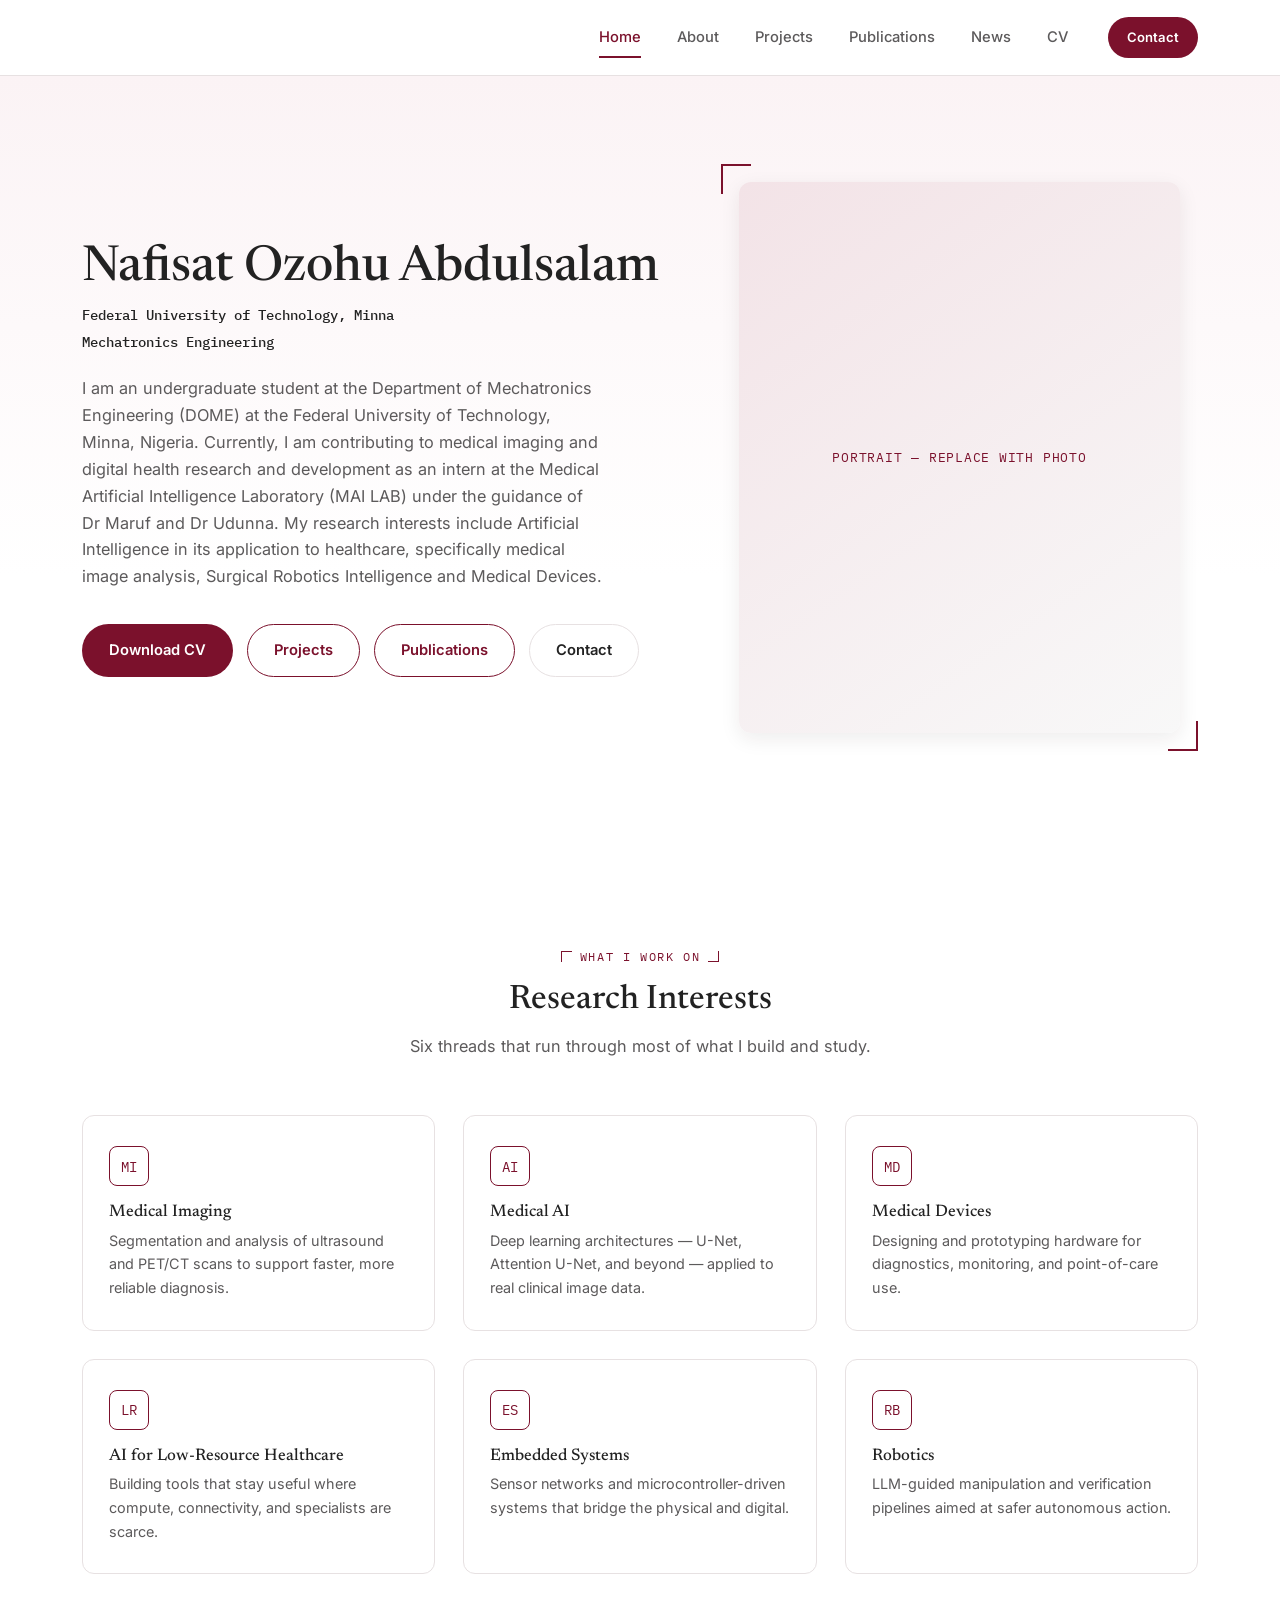
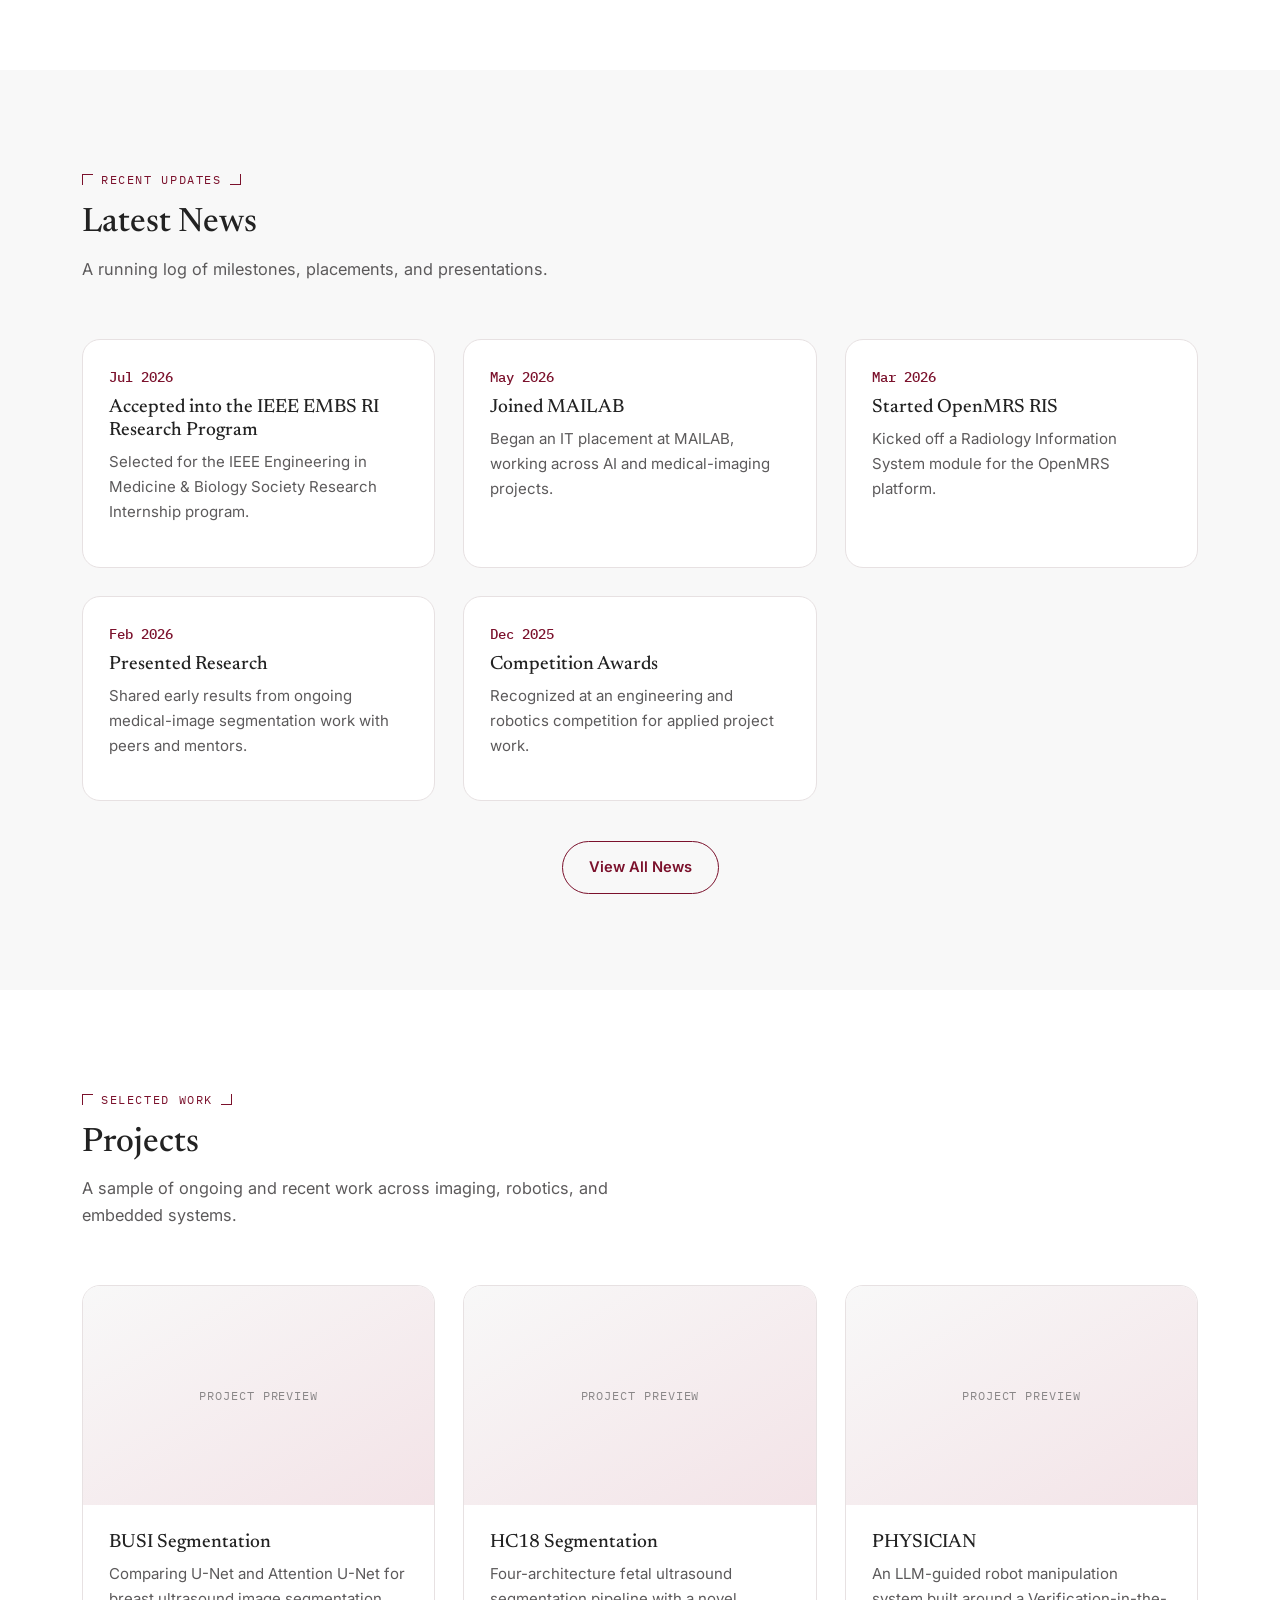
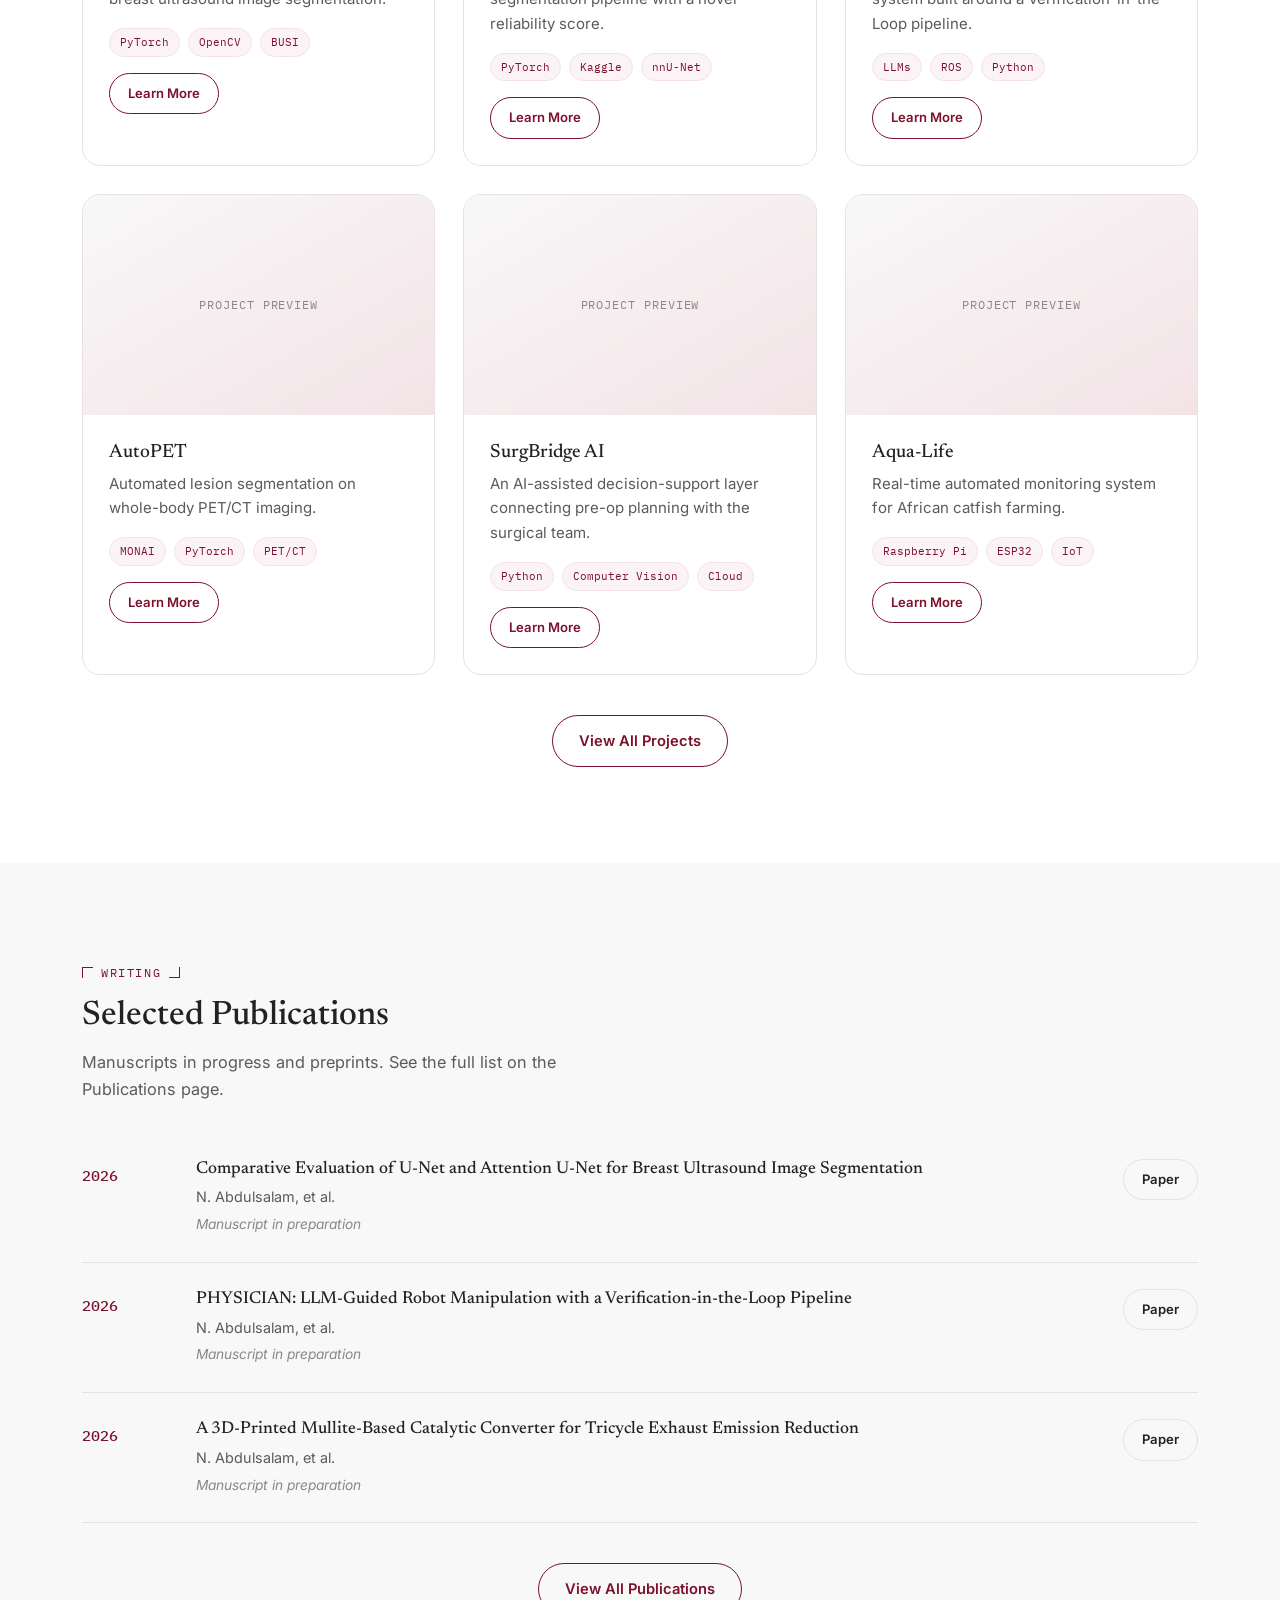
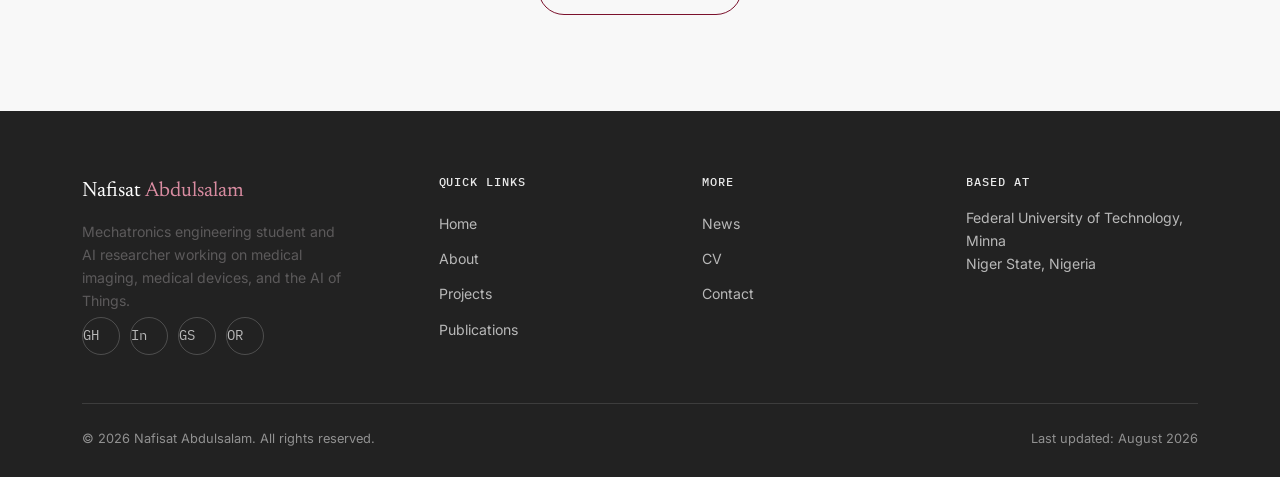
<file: index.html>
<!DOCTYPE html>
<html lang="en">
<head>
  <meta charset="UTF-8">
  <meta name="viewport" content="width=device-width, initial-scale=1.0">
  <title>Nafisat Abdulsalam — Mechatronics Engineer &amp; AI Researcher</title>
  <meta name="description" content="Nafisat Abdulsalam is a Mechatronics Engineering student and AI researcher working on medical imaging, medical devices, and the AI of Things.">
  <link rel="stylesheet" href="style.css">
</head>
<body>

  <!-- ==================== HEADER / NAVIGATION ==================== -->
  <header class="site-header">
    <nav class="navbar" aria-label="Primary">
      <a href="index.html" class="nav-logo"></span></a>
      <input type="checkbox" id="nav-toggle" class="nav-toggle-checkbox" aria-hidden="true">
      <div class="nav-menu">
        <a href="index.html" class="nav-link active">Home</a>
        <a href="about.html" class="nav-link">About</a>
        <a href="projects.html" class="nav-link">Projects</a>
        <a href="publications.html" class="nav-link">Publications</a>
        <a href="news.html" class="nav-link">News</a>
        <a href="cv.html" class="nav-link">CV</a>
        <a href="contact.html" class="btn btn-primary btn-sm nav-cta">Contact</a>
      </div>
      <label for="nav-toggle" class="nav-toggle-label" aria-label="Toggle navigation menu"><span></span><span></span><span></span></label>
    </nav>
  </header>

  <main>

    <!-- ==================== HERO ==================== -->
    <section class="hero">
      <div class="hero-container">

        <div class="hero-content">
          <h1>Nafisat Ozohu Abdulsalam</h1>

          <div class="hero-affiliation">
            <span><strong>Federal University of Technology, Minna</strong> </span>
            <span><strong>Mechatronics Engineering</strong></span>
          </div>

          <p class="hero-bio">
            I am an undergraduate student at the Department of Mechatronics Engineering (DOME) at the 
            Federal University of Technology, Minna, Nigeria. Currently, I am contributing to medical
            imaging and digital health research and development as an intern at the 
            Medical Artificial Intelligence Laboratory (MAI LAB) under the guidance of Dr Maruf and Dr Udunna. 

            My research interests include Artificial Intelligence in its application to healthcare, specifically
            medical image analysis, Surgical Robotics Intelligence and Medical Devices.

          </p>

          <div class="hero-actions">
            <a href="cv.html" class="btn btn-primary">Download CV</a>
            <a href="projects.html" class="btn btn-outline">Projects</a>
            <a href="publications.html" class="btn btn-outline">Publications</a>
            <a href="contact.html" class="btn btn-ghost">Contact</a>
          </div>
        </div>

        <div class="hero-photo">
          <div class="photo-frame">
            <div class="photo-placeholder">Portrait — replace with photo</div>
          </div>
        </div>

      </div>
    </section>

    <!-- ==================== RESEARCH INTERESTS ==================== -->
    <section class="section" id="research">
      <div class="container">
        <div class="section-header center">
          <span class="eyebrow">What I Work On</span>
          <h2 class="section-title">Research Interests</h2>
          <p class="section-subtitle">Six threads that run through most of what I build and study.</p>
        </div>

        <div class="grid grid-3">
          <div class="research-card">
            <div class="research-icon">MI</div>
            <h3>Medical Imaging</h3>
            <p>Segmentation and analysis of ultrasound and PET/CT scans to support faster, more reliable diagnosis.</p>
          </div>
          <div class="research-card">
            <div class="research-icon">AI</div>
            <h3>Medical AI</h3>
            <p>Deep learning architectures — U-Net, Attention U-Net, and beyond — applied to real clinical image data.</p>
          </div>
          <div class="research-card">
            <div class="research-icon">MD</div>
            <h3>Medical Devices</h3>
            <p>Designing and prototyping hardware for diagnostics, monitoring, and point-of-care use.</p>
          </div>
          <div class="research-card">
            <div class="research-icon">LR</div>
            <h3>AI for Low-Resource Healthcare</h3>
            <p>Building tools that stay useful where compute, connectivity, and specialists are scarce.</p>
          </div>
          <div class="research-card">
            <div class="research-icon">ES</div>
            <h3>Embedded Systems</h3>
            <p>Sensor networks and microcontroller-driven systems that bridge the physical and digital.</p>
          </div>
          <div class="research-card">
            <div class="research-icon">RB</div>
            <h3>Robotics</h3>
            <p>LLM-guided manipulation and verification pipelines aimed at safer autonomous action.</p>
          </div>
        </div>
      </div>
    </section>

    <!-- ==================== LATEST NEWS ==================== -->
    <section class="section section-alt" id="latest-news">
      <div class="container">
        <div class="section-header">
          <span class="eyebrow">Recent Updates</span>
          <h2 class="section-title">Latest News</h2>
          <p class="section-subtitle">A running log of milestones, placements, and presentations.</p>
        </div>

        <div class="grid grid-3">
          <div class="card">
            <div class="card-body">
              <span class="news-date">Jul 2026</span>
              <h3 class="card-title">Accepted into the IEEE EMBS RI Research Program</h3>
              <p class="card-desc">Selected for the IEEE Engineering in Medicine &amp; Biology Society Research Internship program.</p>
            </div>
          </div>
          <div class="card">
            <div class="card-body">
              <span class="news-date">May 2026</span>
              <h3 class="card-title">Joined MAILAB</h3>
              <p class="card-desc">Began an IT placement at MAILAB, working across AI and medical-imaging projects.</p>
            </div>
          </div>
          <div class="card">
            <div class="card-body">
              <span class="news-date">Mar 2026</span>
              <h3 class="card-title">Started OpenMRS RIS</h3>
              <p class="card-desc">Kicked off a Radiology Information System module for the OpenMRS platform.</p>
            </div>
          </div>
          <div class="card">
            <div class="card-body">
              <span class="news-date">Feb 2026</span>
              <h3 class="card-title">Presented Research</h3>
              <p class="card-desc">Shared early results from ongoing medical-image segmentation work with peers and mentors.</p>
            </div>
          </div>
          <div class="card">
            <div class="card-body">
              <span class="news-date">Dec 2025</span>
              <h3 class="card-title">Competition Awards</h3>
              <p class="card-desc">Recognized at an engineering and robotics competition for applied project work.</p>
            </div>
          </div>
        </div>

        <div class="text-center mt-lg">
          <a href="news.html" class="btn btn-outline">View All News</a>
        </div>
      </div>
    </section>

    <!-- ==================== SELECTED PROJECTS ==================== -->
    <section class="section" id="selected-projects">
      <div class="container">
        <div class="section-header">
          <span class="eyebrow">Selected Work</span>
          <h2 class="section-title">Projects</h2>
          <p class="section-subtitle">A sample of ongoing and recent work across imaging, robotics, and embedded systems.</p>
        </div>

        <div class="grid grid-3">

          <div class="card">
            <div class="card-image">
              Project Preview
              <span class="corner-tl"></span><span class="corner-br"></span>
            </div>
            <div class="card-body">
              <h3 class="card-title">BUSI Segmentation</h3>
              <p class="card-desc">Comparing U-Net and Attention U-Net for breast ultrasound image segmentation.</p>
              <div class="tag-row">
                <span class="tag">PyTorch</span><span class="tag">OpenCV</span><span class="tag">BUSI</span>
              </div>
              <a href="projects.html#busi-segmentation" class="btn btn-sm btn-outline">Learn More</a>
            </div>
          </div>

          <div class="card">
            <div class="card-image">
              Project Preview
              <span class="corner-tl"></span><span class="corner-br"></span>
            </div>
            <div class="card-body">
              <h3 class="card-title">HC18 Segmentation</h3>
              <p class="card-desc">Four-architecture fetal ultrasound segmentation pipeline with a novel reliability score.</p>
              <div class="tag-row">
                <span class="tag">PyTorch</span><span class="tag">Kaggle</span><span class="tag">nnU-Net</span>
              </div>
              <a href="projects.html#hc18-segmentation" class="btn btn-sm btn-outline">Learn More</a>
            </div>
          </div>

          <div class="card">
            <div class="card-image">
              Project Preview
              <span class="corner-tl"></span><span class="corner-br"></span>
            </div>
            <div class="card-body">
              <h3 class="card-title">PHYSICIAN</h3>
              <p class="card-desc">An LLM-guided robot manipulation system built around a Verification-in-the-Loop pipeline.</p>
              <div class="tag-row">
                <span class="tag">LLMs</span><span class="tag">ROS</span><span class="tag">Python</span>
              </div>
              <a href="projects.html#physician" class="btn btn-sm btn-outline">Learn More</a>
            </div>
          </div>

          <div class="card">
            <div class="card-image">
              Project Preview
              <span class="corner-tl"></span><span class="corner-br"></span>
            </div>
            <div class="card-body">
              <h3 class="card-title">AutoPET</h3>
              <p class="card-desc">Automated lesion segmentation on whole-body PET/CT imaging.</p>
              <div class="tag-row">
                <span class="tag">MONAI</span><span class="tag">PyTorch</span><span class="tag">PET/CT</span>
              </div>
              <a href="projects.html#autopet" class="btn btn-sm btn-outline">Learn More</a>
            </div>
          </div>

          <div class="card">
            <div class="card-image">
              Project Preview
              <span class="corner-tl"></span><span class="corner-br"></span>
            </div>
            <div class="card-body">
              <h3 class="card-title">SurgBridge AI</h3>
              <p class="card-desc">An AI-assisted decision-support layer connecting pre-op planning with the surgical team.</p>
              <div class="tag-row">
                <span class="tag">Python</span><span class="tag">Computer Vision</span><span class="tag">Cloud</span>
              </div>
              <a href="projects.html#surgbridge-ai" class="btn btn-sm btn-outline">Learn More</a>
            </div>
          </div>

          <div class="card">
            <div class="card-image">
              Project Preview
              <span class="corner-tl"></span><span class="corner-br"></span>
            </div>
            <div class="card-body">
              <h3 class="card-title">Aqua-Life</h3>
              <p class="card-desc">Real-time automated monitoring system for African catfish farming.</p>
              <div class="tag-row">
                <span class="tag">Raspberry Pi</span><span class="tag">ESP32</span><span class="tag">IoT</span>
              </div>
              <a href="projects.html#aqua-life" class="btn btn-sm btn-outline">Learn More</a>
            </div>
          </div>

        </div>

        <div class="text-center mt-lg">
          <a href="projects.html" class="btn btn-outline">View All Projects</a>
        </div>
      </div>
    </section>

    <!-- ==================== SELECTED PUBLICATIONS ==================== -->
    <section class="section section-alt" id="selected-publications">
      <div class="container">
        <div class="section-header">
          <span class="eyebrow">Writing</span>
          <h2 class="section-title">Selected Publications</h2>
          <p class="section-subtitle">Manuscripts in progress and preprints. See the full list on the Publications page.</p>
        </div>

        <div>
          <div class="pub-card">
            <span class="pub-year">2026</span>
            <div>
              <h3 class="pub-title">Comparative Evaluation of U-Net and Attention U-Net for Breast Ultrasound Image Segmentation</h3>
              <p class="pub-authors">N. Abdulsalam, et al.</p>
              <p class="pub-venue">Manuscript in preparation</p>
            </div>
            <div class="pub-actions">
              <a href="#" class="btn btn-sm btn-ghost">Paper</a>
            </div>
          </div>

          <div class="pub-card">
            <span class="pub-year">2026</span>
            <div>
              <h3 class="pub-title">PHYSICIAN: LLM-Guided Robot Manipulation with a Verification-in-the-Loop Pipeline</h3>
              <p class="pub-authors">N. Abdulsalam, et al.</p>
              <p class="pub-venue">Manuscript in preparation</p>
            </div>
            <div class="pub-actions">
              <a href="#" class="btn btn-sm btn-ghost">Paper</a>
            </div>
          </div>

          <div class="pub-card">
            <span class="pub-year">2026</span>
            <div>
              <h3 class="pub-title">A 3D-Printed Mullite-Based Catalytic Converter for Tricycle Exhaust Emission Reduction</h3>
              <p class="pub-authors">N. Abdulsalam, et al.</p>
              <p class="pub-venue">Manuscript in preparation</p>
            </div>
            <div class="pub-actions">
              <a href="#" class="btn btn-sm btn-ghost">Paper</a>
            </div>
          </div>
        </div>

        <div class="text-center mt-lg">
          <a href="publications.html" class="btn btn-outline">View All Publications</a>
        </div>
      </div>
    </section>

  </main>

  <!-- ==================== FOOTER ==================== -->
  <footer class="site-footer">
    <div class="container">
      <div class="grid footer-grid">
        <div class="footer-col">
          <div class="footer-brand">Nafisat <span>Abdulsalam</span></div>
          <p class="footer-tagline">Mechatronics engineering student and AI researcher working on medical imaging, medical devices, and the AI of Things.</p>
          <div class="social-icons">
            <a href="#" class="social-icon" aria-label="GitHub">GH</a>
            <a href="#" class="social-icon" aria-label="LinkedIn">In</a>
            <a href="#" class="social-icon" aria-label="Google Scholar">GS</a>
            <a href="#" class="social-icon" aria-label="ORCID">OR</a>
          </div>
        </div>
        <div class="footer-col">
          <h4>Quick Links</h4>
          <a href="index.html">Home</a>
          <a href="about.html">About</a>
          <a href="projects.html">Projects</a>
          <a href="publications.html">Publications</a>
        </div>
        <div class="footer-col">
          <h4>More</h4>
          <a href="news.html">News</a>
          <a href="cv.html">CV</a>
          <a href="contact.html">Contact</a>
        </div>
        <div class="footer-col">
          <h4>Based At</h4>
          <p class="footer-address">Federal University of Technology, Minna<br>Niger State, Nigeria</p>
        </div>
      </div>
      <div class="footer-bottom">
        <span>&copy; 2026 Nafisat Abdulsalam. All rights reserved.</span>
        <span>Last updated: August 2026</span>
      </div>
    </div>
  </footer>

</body>
</html>
</file>
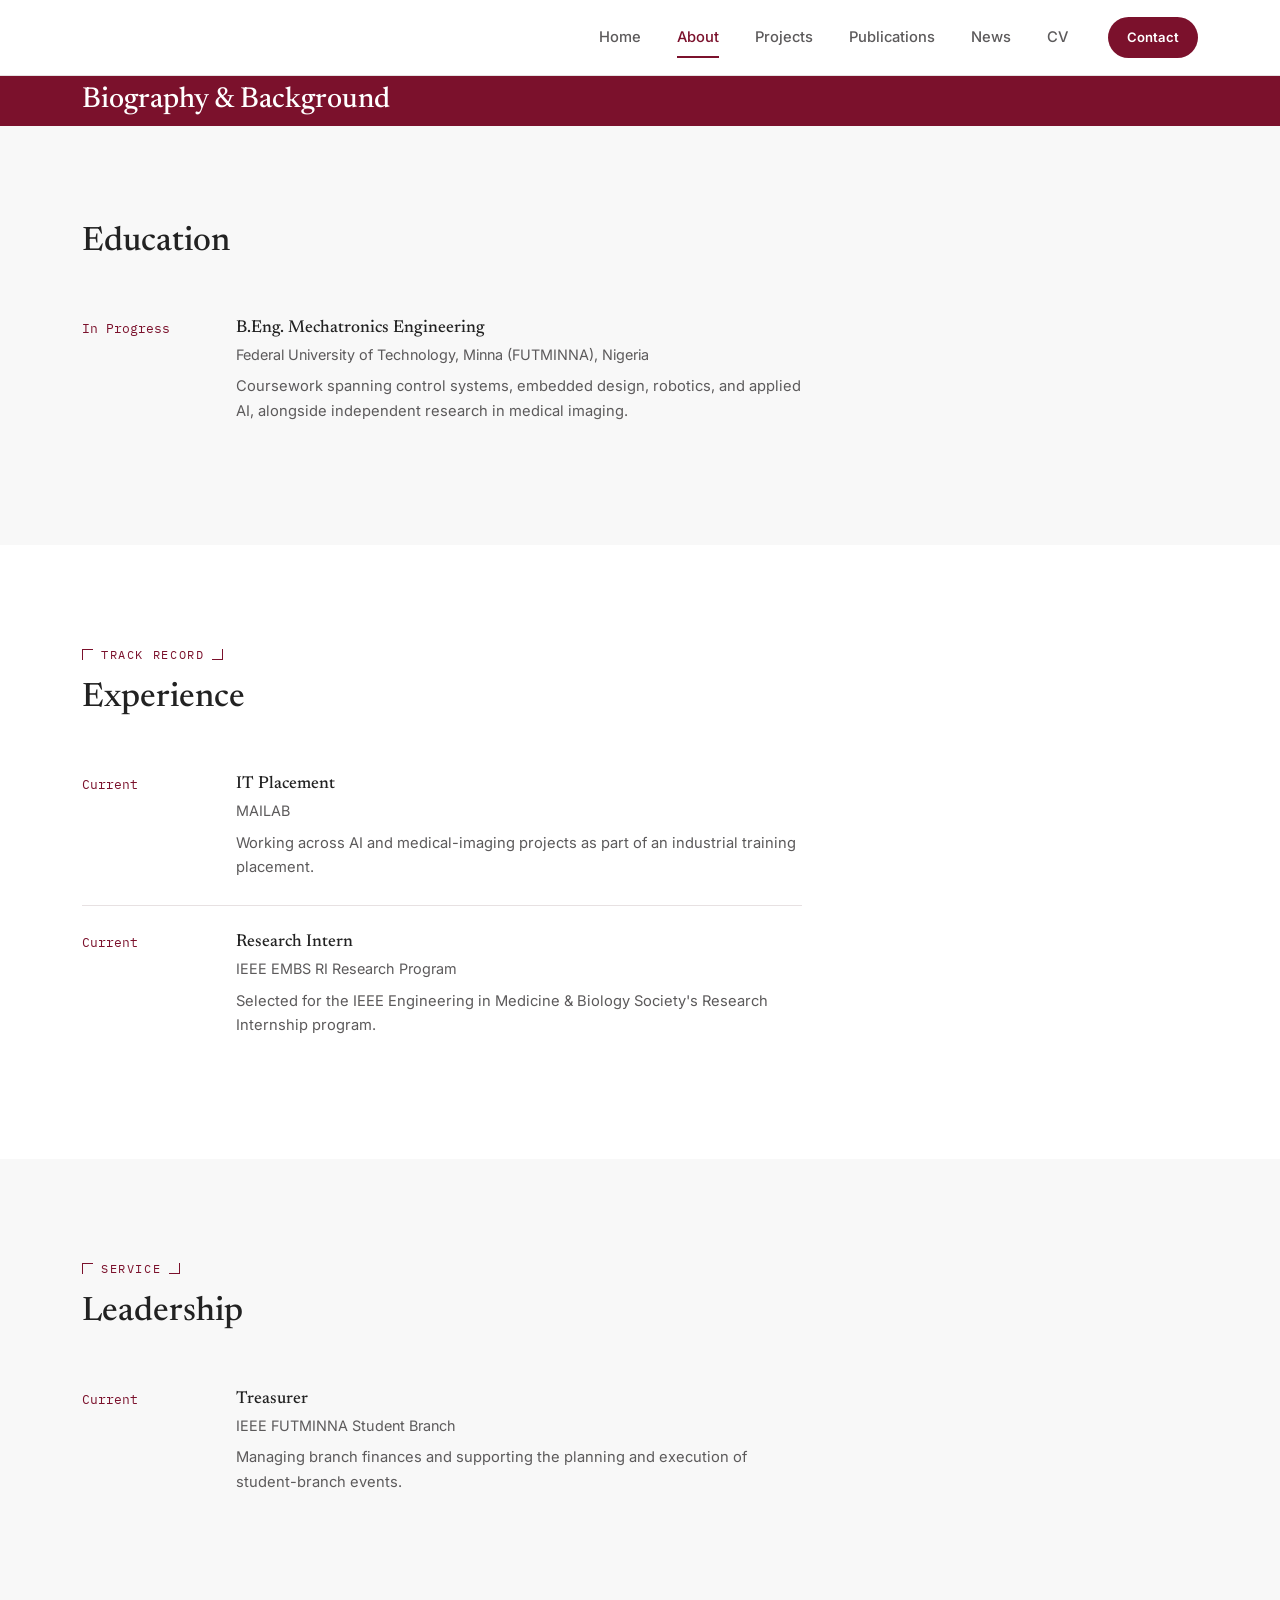
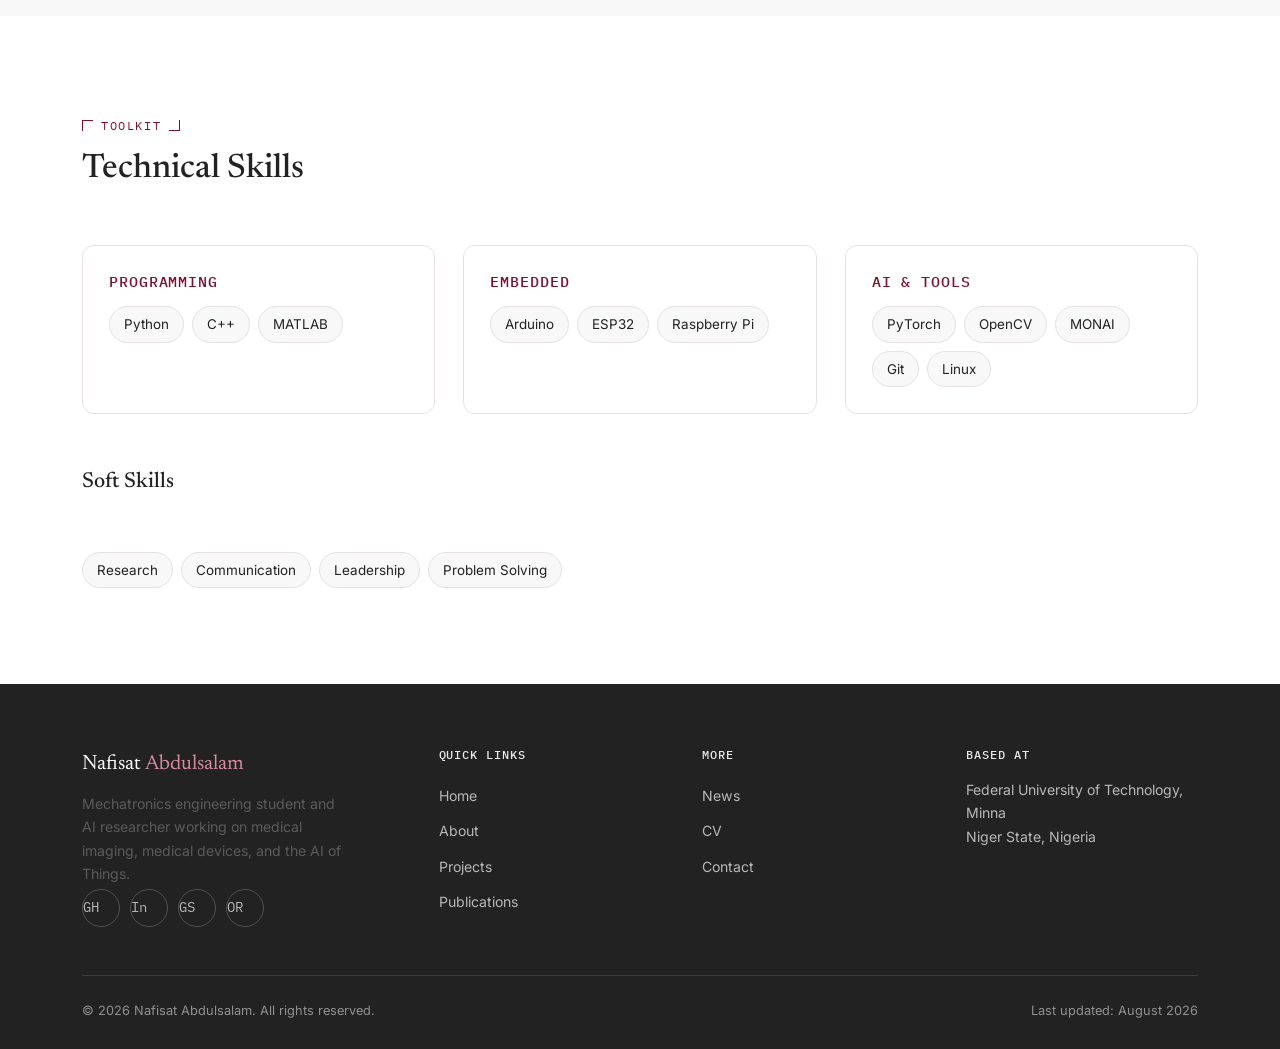
<file: about.html>
<!DOCTYPE html>
<html lang="en">
<head>
  <meta charset="UTF-8">
  <meta name="viewport" content="width=device-width, initial-scale=1.0">
  <title>About — Nafisat Abdulsalam</title>
  <meta name="description" content="Biography, education, experience, leadership, and technical skills for Nafisat Abdulsalam.">
  <link rel="stylesheet" href="style.css">
</head>
<body>

  <!-- ==================== HEADER / NAVIGATION ==================== -->
  <header class="site-header">
    <nav class="navbar" aria-label="Primary">
      <a href="index.html" class="nav-logo"></span></a>
      <input type="checkbox" id="nav-toggle" class="nav-toggle-checkbox" aria-hidden="true">
      <div class="nav-menu">
        <a href="index.html" class="nav-link">Home</a>
        <a href="about.html" class="nav-link active">About</a>
        <a href="projects.html" class="nav-link">Projects</a>
        <a href="publications.html" class="nav-link">Publications</a>
        <a href="news.html" class="nav-link">News</a>
        <a href="cv.html" class="nav-link">CV</a>
        <a href="contact.html" class="btn btn-primary btn-sm nav-cta">Contact</a>
      </div>
      <label for="nav-toggle" class="nav-toggle-label" aria-label="Toggle navigation menu"><span></span><span></span><span></span></label>
    </nav>
  </header>

  <main>

    <!-- ==================== PAGE HERO ==================== -->
    <section class="page-hero">
      <div class="container">
        <h1>Biography &amp; Background</h1>
      </div>
    </section>


    <!-- ==================== EDUCATION ==================== -->
    <section class="section section-alt">
      <div class="container">
        <div class="section-header">
          <h2 class="section-title">Education</h2>
        </div>
        <div class="stack-list">
          <div class="stack-item">
            <span class="stack-period">In Progress</span>
            <div>
              <h3>B.Eng. Mechatronics Engineering</h3>
              <p class="stack-org">Federal University of Technology, Minna (FUTMINNA), Nigeria</p>
              <p>Coursework spanning control systems, embedded design, robotics, and applied AI, alongside independent research in medical imaging.</p>
            </div>
          </div>
        </div>
      </div>
    </section>

    <!-- ==================== EXPERIENCE ==================== -->
    <section class="section">
      <div class="container">
        <div class="section-header">
          <span class="eyebrow">Track Record</span>
          <h2 class="section-title">Experience</h2>
        </div>
        <div class="stack-list">
          <div class="stack-item">
            <span class="stack-period">Current</span>
            <div>
              <h3>IT Placement</h3>
              <p class="stack-org">MAILAB</p>
              <p>Working across AI and medical-imaging projects as part of an industrial training placement.</p>
            </div>
          </div>
          <div class="stack-item">
            <span class="stack-period">Current</span>
            <div>
              <h3>Research Intern</h3>
              <p class="stack-org">IEEE EMBS RI Research Program</p>
              <p>Selected for the IEEE Engineering in Medicine &amp; Biology Society's Research Internship program.</p>
            </div>
          </div>
        </div>
      </div>
    </section>

    <!-- ==================== LEADERSHIP ==================== -->
    <section class="section section-alt">
      <div class="container">
        <div class="section-header">
          <span class="eyebrow">Service</span>
          <h2 class="section-title">Leadership</h2>
        </div>
        <div class="stack-list">
          <div class="stack-item">
            <span class="stack-period">Current</span>
            <div>
              <h3>Treasurer</h3>
              <p class="stack-org">IEEE FUTMINNA Student Branch</p>
              <p>Managing branch finances and supporting the planning and execution of student-branch events.</p>
            </div>
          </div>
        </div>
      </div>
    </section>

    <!-- ==================== SKILLS ==================== -->
    <section class="section">
      <div class="container">
        <div class="section-header">
          <span class="eyebrow">Toolkit</span>
          <h2 class="section-title">Technical Skills</h2>
        </div>

        <div class="grid skills-grid">
          <div class="skill-block">
            <h3>Programming</h3>
            <div class="skill-pills">
              <span class="skill-pill">Python</span>
              <span class="skill-pill">C++</span>
              <span class="skill-pill">MATLAB</span>
            </div>
          </div>
          <div class="skill-block">
            <h3>Embedded</h3>
            <div class="skill-pills">
              <span class="skill-pill">Arduino</span>
              <span class="skill-pill">ESP32</span>
              <span class="skill-pill">Raspberry Pi</span>
            </div>
          </div>
          <div class="skill-block">
            <h3>AI &amp; Tools</h3>
            <div class="skill-pills">
              <span class="skill-pill">PyTorch</span>
              <span class="skill-pill">OpenCV</span>
              <span class="skill-pill">MONAI</span>
              <span class="skill-pill">Git</span>
              <span class="skill-pill">Linux</span>
            </div>
          </div>
        </div>

        <div class="section-header mt-xl">
          <h3>Soft Skills</h3>
        </div>
        <div class="skill-pills">
          <span class="skill-pill">Research</span>
          <span class="skill-pill">Communication</span>
          <span class="skill-pill">Leadership</span>
          <span class="skill-pill">Problem Solving</span>
        </div>
      </div>
    </section>

  </main>

  <!-- ==================== FOOTER ==================== -->
  <footer class="site-footer">
    <div class="container">
      <div class="grid footer-grid">
        <div class="footer-col">
          <div class="footer-brand">Nafisat <span>Abdulsalam</span></div>
          <p class="footer-tagline">Mechatronics engineering student and AI researcher working on medical imaging, medical devices, and the AI of Things.</p>
          <div class="social-icons">
            <a href="#" class="social-icon" aria-label="GitHub">GH</a>
            <a href="#" class="social-icon" aria-label="LinkedIn">In</a>
            <a href="#" class="social-icon" aria-label="Google Scholar">GS</a>
            <a href="#" class="social-icon" aria-label="ORCID">OR</a>
          </div>
        </div>
        <div class="footer-col">
          <h4>Quick Links</h4>
          <a href="index.html">Home</a>
          <a href="about.html">About</a>
          <a href="projects.html">Projects</a>
          <a href="publications.html">Publications</a>
        </div>
        <div class="footer-col">
          <h4>More</h4>
          <a href="news.html">News</a>
          <a href="cv.html">CV</a>
          <a href="contact.html">Contact</a>
        </div>
        <div class="footer-col">
          <h4>Based At</h4>
          <p class="footer-address">Federal University of Technology, Minna<br>Niger State, Nigeria</p>
        </div>
      </div>
      <div class="footer-bottom">
        <span>&copy; 2026 Nafisat Abdulsalam. All rights reserved.</span>
        <span>Last updated: August 2026</span>
      </div>
    </div>
  </footer>

</body>
</html>
</file>
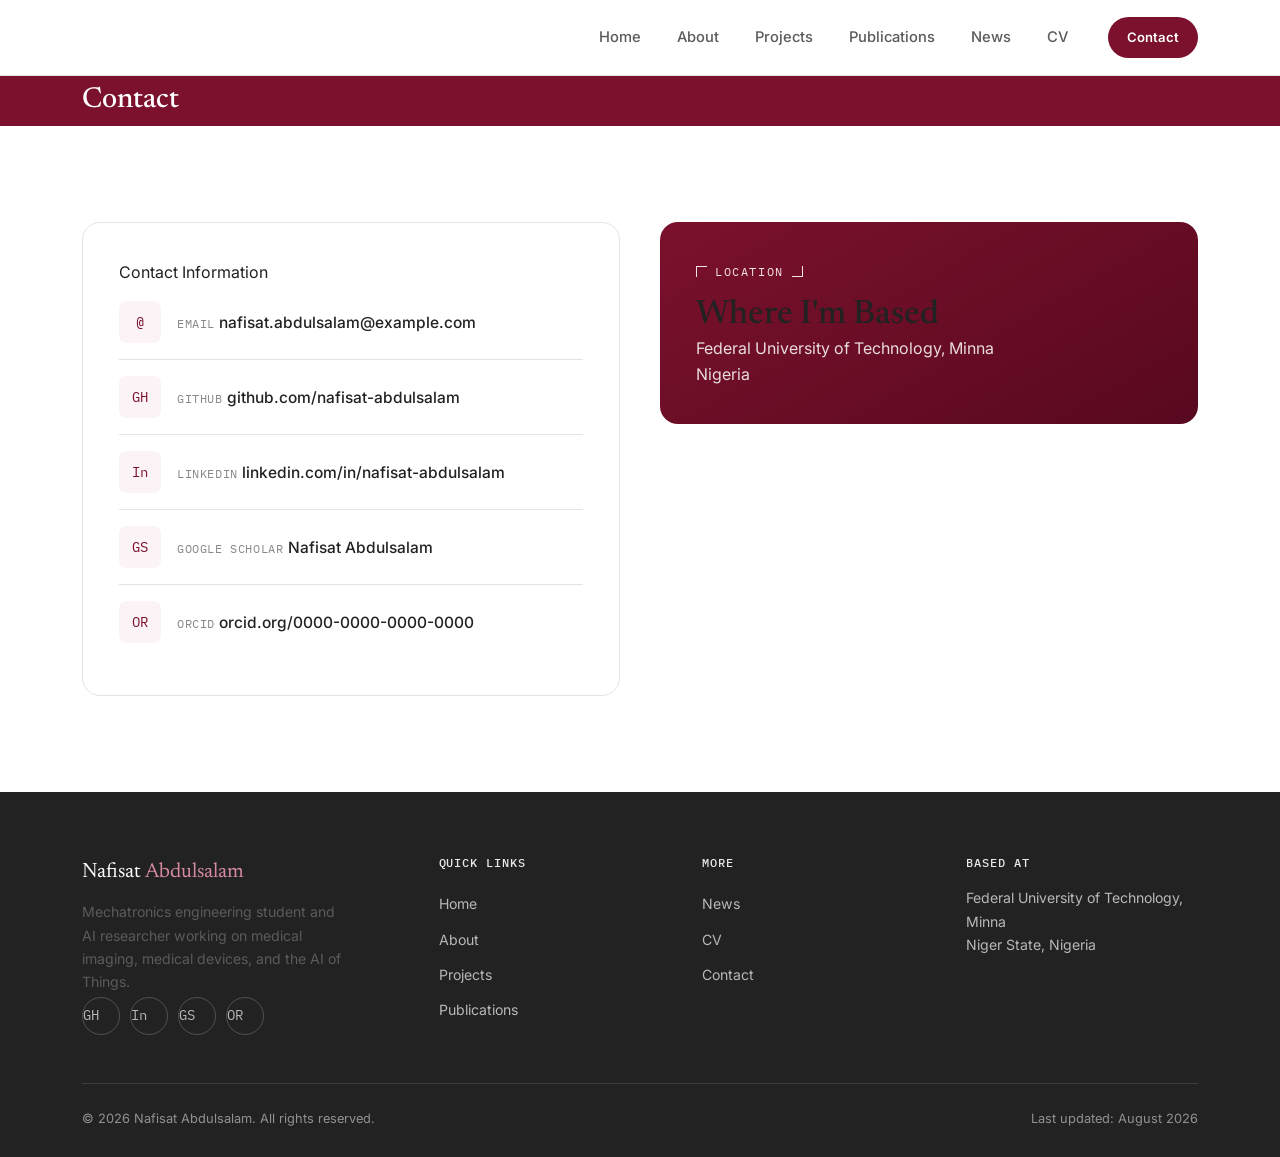
<file: contact.html>
<!DOCTYPE html>
<html lang="en">
<head>
  <meta charset="UTF-8">
  <meta name="viewport" content="width=device-width, initial-scale=1.0">
  <title>Contact — Nafisat Abdulsalam</title>
  <meta name="description" content="Get in touch with Nafisat Abdulsalam — email, GitHub, LinkedIn, Google Scholar, and ORCID.">
  <link rel="stylesheet" href="style.css">
</head>
<body>

  <!-- ==================== HEADER / NAVIGATION ==================== -->
  <header class="site-header">
    <nav class="navbar" aria-label="Primary">
      <a href="index.html" class="nav-logo"></span></a>
      <input type="checkbox" id="nav-toggle" class="nav-toggle-checkbox" aria-hidden="true">
      <div class="nav-menu">
        <a href="index.html" class="nav-link">Home</a>
        <a href="about.html" class="nav-link">About</a>
        <a href="projects.html" class="nav-link">Projects</a>
        <a href="publications.html" class="nav-link">Publications</a>
        <a href="news.html" class="nav-link">News</a>
        <a href="cv.html" class="nav-link">CV</a>
        <a href="contact.html" class="btn btn-primary btn-sm nav-cta">Contact</a>
      </div>
      <label for="nav-toggle" class="nav-toggle-label" aria-label="Toggle navigation menu"><span></span><span></span><span></span></label>
    </nav>
  </header>

  <main>

    <!-- ==================== PAGE HERO ==================== -->
    <section class="page-hero">
      <div class="container">
        <h1>Contact</h1>
      </div>
    </section>

    <!-- ==================== CONTACT LAYOUT ==================== -->
    <section class="section">
      <div class="container">
        <div class="contact-layout">

          <!-- Contact details card -->
          <div class="contact-card"
            <h2>Contact Information</h2>

            <!-- Replace placeholder handles below with real links -->
            <div class="contact-item">
              <span class="contact-icon">@</span>
              <div>
                <span class="contact-label">Email</span>
                <a href="mailto:nafisat.abdulsalam@example.com" class="contact-value">nafisat.abdulsalam@example.com</a>
              </div>
            </div>
            <div class="contact-item">
              <span class="contact-icon">GH</span>
              <div>
                <span class="contact-label">GitHub</span>
                <a href="#" class="contact-value">github.com/nafisat-abdulsalam</a>
              </div>
            </div>
            <div class="contact-item">
              <span class="contact-icon">In</span>
              <div>
                <span class="contact-label">LinkedIn</span>
                <a href="#" class="contact-value">linkedin.com/in/nafisat-abdulsalam</a>
              </div>
            </div>
            <div class="contact-item">
              <span class="contact-icon">GS</span>
              <div>
                <span class="contact-label">Google Scholar</span>
                <a href="#" class="contact-value">Nafisat Abdulsalam</a>
              </div>
            </div>
            <div class="contact-item">
              <span class="contact-icon">OR</span>
              <div>
                <span class="contact-label">ORCID</span>
                <a href="#" class="contact-value">orcid.org/0000-0000-0000-0000</a>
              </div>
            </div>
          </div>

          <!-- Location card -->
          <div class="location-card">
            <span class="eyebrow">Location</span>
            <h2>Where I'm Based</h2>
            <p>Federal University of Technology, Minna<br>Nigeria</p>
          </div>

        </div>
      </div>
    </section>

  </main>

  <!-- ==================== FOOTER ==================== -->
  <footer class="site-footer">
    <div class="container">
      <div class="grid footer-grid">
        <div class="footer-col">
          <div class="footer-brand">Nafisat <span>Abdulsalam</span></div>
          <p class="footer-tagline">Mechatronics engineering student and AI researcher working on medical imaging, medical devices, and the AI of Things.</p>
          <div class="social-icons">
            <a href="#" class="social-icon" aria-label="GitHub">GH</a>
            <a href="#" class="social-icon" aria-label="LinkedIn">In</a>
            <a href="#" class="social-icon" aria-label="Google Scholar">GS</a>
            <a href="#" class="social-icon" aria-label="ORCID">OR</a>
          </div>
        </div>
        <div class="footer-col">
          <h4>Quick Links</h4>
          <a href="index.html">Home</a>
          <a href="about.html">About</a>
          <a href="projects.html">Projects</a>
          <a href="publications.html">Publications</a>
        </div>
        <div class="footer-col">
          <h4>More</h4>
          <a href="news.html">News</a>
          <a href="cv.html">CV</a>
          <a href="contact.html">Contact</a>
        </div>
        <div class="footer-col">
          <h4>Based At</h4>
          <p class="footer-address">Federal University of Technology, Minna<br>Niger State, Nigeria</p>
        </div>
      </div>
      <div class="footer-bottom">
        <span>&copy; 2026 Nafisat Abdulsalam. All rights reserved.</span>
        <span>Last updated: August 2026</span>
      </div>
    </div>
  </footer>

</body>
</html>
</file>
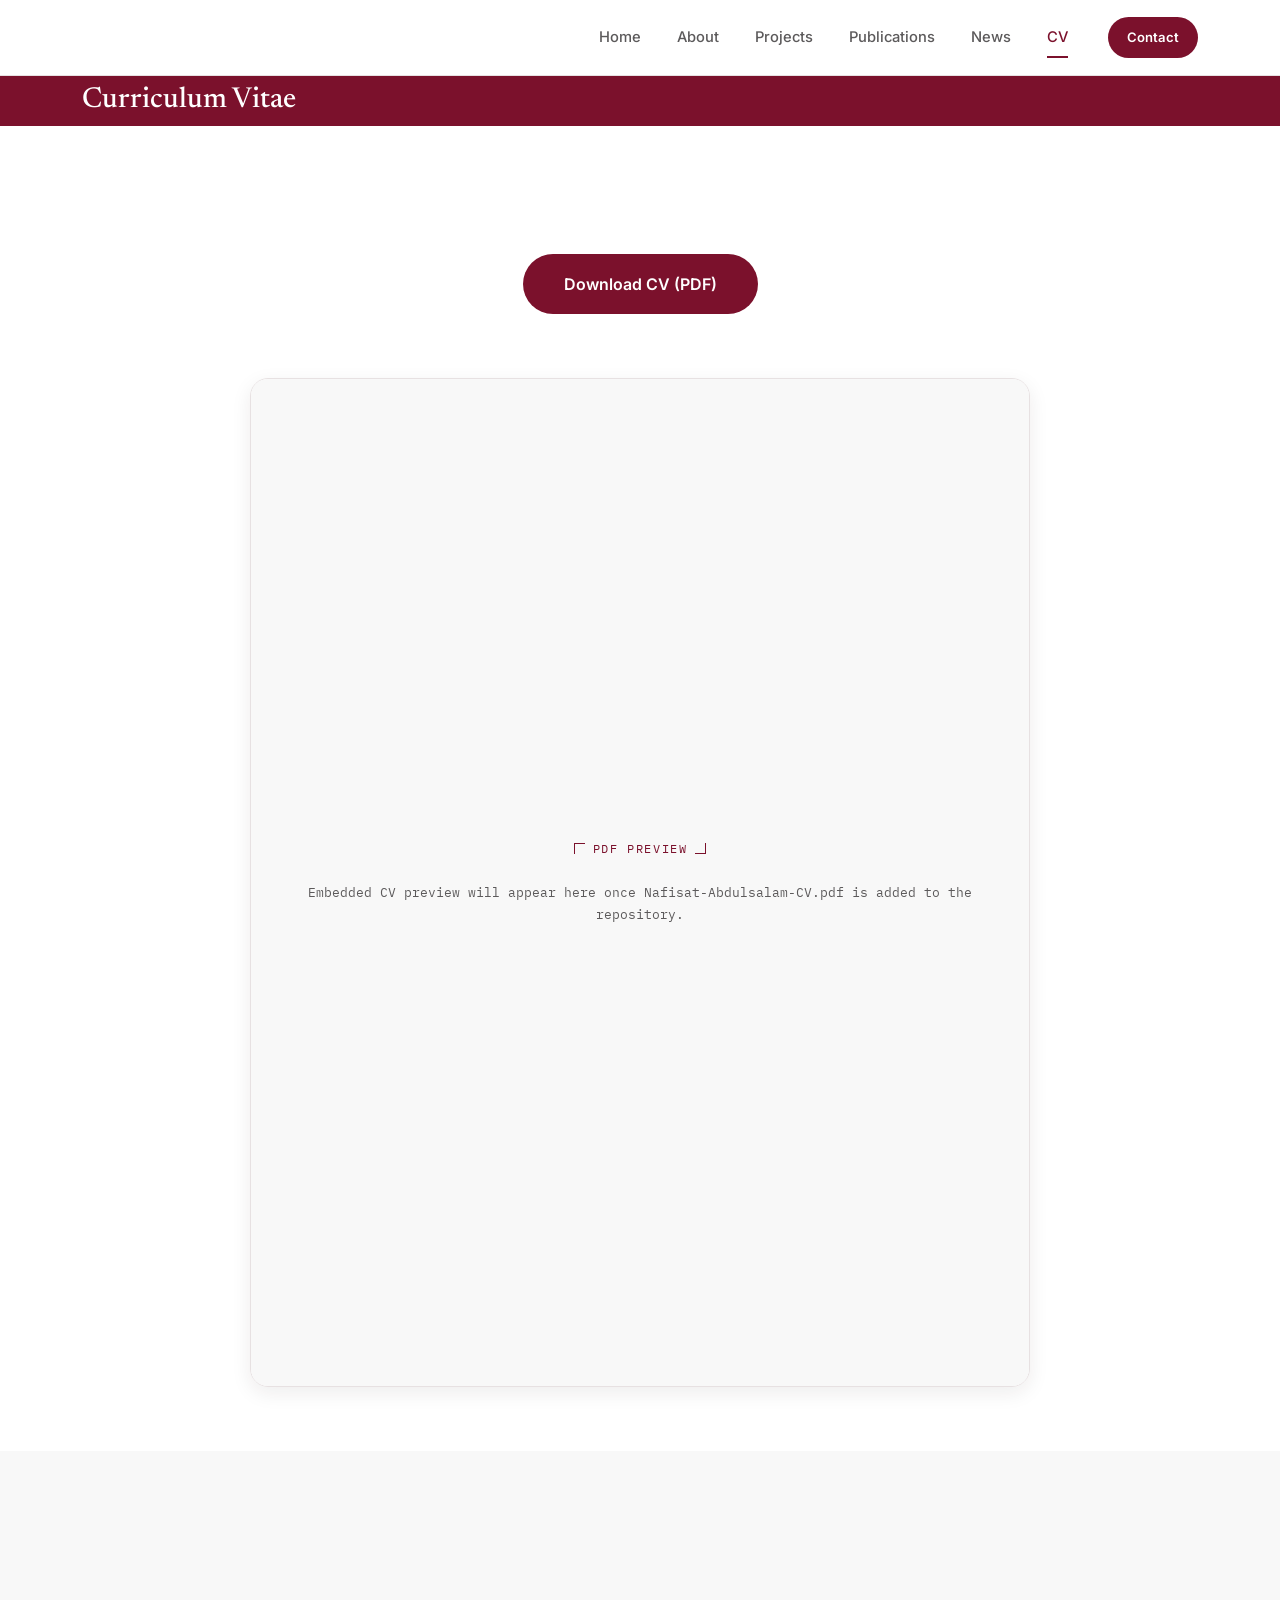
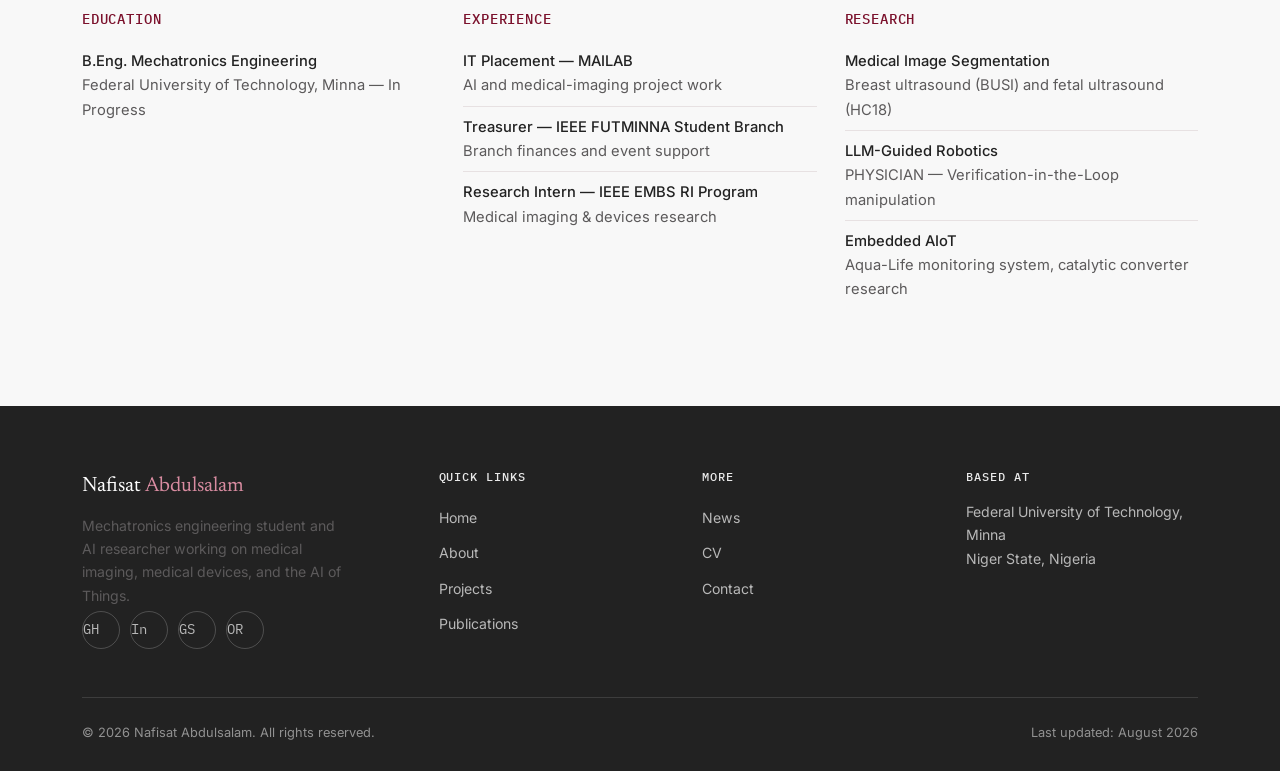
<file: cv.html>
<!DOCTYPE html>
<html lang="en">
<head>
  <meta charset="UTF-8">
  <meta name="viewport" content="width=device-width, initial-scale=1.0">
  <title>CV — Nafisat Abdulsalam</title>
  <meta name="description" content="Curriculum vitae for Nafisat Abdulsalam — education, experience, and research summary.">
  <link rel="stylesheet" href="style.css">
</head>
<body>

  <!-- ==================== HEADER / NAVIGATION ==================== -->
  <header class="site-header">
    <nav class="navbar" aria-label="Primary">
      <a href="index.html" class="nav-logo"></span></a>
      <input type="checkbox" id="nav-toggle" class="nav-toggle-checkbox" aria-hidden="true">
      <div class="nav-menu">
        <a href="index.html" class="nav-link">Home</a>
        <a href="about.html" class="nav-link">About</a>
        <a href="projects.html" class="nav-link">Projects</a>
        <a href="publications.html" class="nav-link">Publications</a>
        <a href="news.html" class="nav-link">News</a>
        <a href="cv.html" class="nav-link active">CV</a>
        <a href="contact.html" class="btn btn-primary btn-sm nav-cta">Contact</a>
      </div>
      <label for="nav-toggle" class="nav-toggle-label" aria-label="Toggle navigation menu"><span></span><span></span><span></span></label>
    </nav>
  </header>

  <main>

    <!-- ==================== PAGE HERO ==================== -->
    <section class="page-hero">
      <div class="container">
        <h1>Curriculum Vitae</h1>
    </section>

    <!-- ==================== DOWNLOAD ==================== -->
    <section class="section-sm">
      <div class="container">
        <div class="cv-hero">
          <!-- Replace the href below with the actual CV file once it's added to the repo -->
          <a href="Nafisat-Abdulsalam-CV.pdf" class="btn btn-primary" download>Download CV (PDF)</a>
        </div>

        <div class="cv-embed-frame">
          <!-- Placeholder for an embedded PDF preview. Once the CV file exists, replace this
               block with: <iframe src="Nafisat-Abdulsalam-CV.pdf" width="100%" height="100%"></iframe> -->
          <div class="cv-embed-placeholder">
            <span class="eyebrow">PDF Preview</span>
            <p>Embedded CV preview will appear here once Nafisat-Abdulsalam-CV.pdf is added to the repository.</p>
          </div>
        </div>
      </div>
    </section>

    <!-- ==================== SUMMARY ==================== -->
    <section class="section section-alt">
      <div class="container">
        <div class="grid cv-summary-grid">

          <div class="cv-summary-block">
            <h3>Education</h3>
            <ul>
              <li>
                <strong>B.Eng. Mechatronics Engineering</strong>
                Federal University of Technology, Minna — In Progress
              </li>
            </ul>
          </div>

          <div class="cv-summary-block">
            <h3>Experience</h3>
            <ul>
              <li>
                <strong>IT Placement — MAILAB</strong>
                AI and medical-imaging project work
              </li>
              <li>
                <strong>Treasurer — IEEE FUTMINNA Student Branch</strong>
                Branch finances and event support
              </li>
              <li>
                <strong>Research Intern — IEEE EMBS RI Program</strong>
                Medical imaging &amp; devices research
              </li>
            </ul>
          </div>

          <div class="cv-summary-block">
            <h3>Research</h3>
            <ul>
              <li>
                <strong>Medical Image Segmentation</strong>
                Breast ultrasound (BUSI) and fetal ultrasound (HC18)
              </li>
              <li>
                <strong>LLM-Guided Robotics</strong>
                PHYSICIAN — Verification-in-the-Loop manipulation
              </li>
              <li>
                <strong>Embedded AIoT</strong>
                Aqua-Life monitoring system, catalytic converter research
              </li>
            </ul>
          </div>

        </div>
      </div>
    </section>

  </main>

  <!-- ==================== FOOTER ==================== -->
  <footer class="site-footer">
    <div class="container">
      <div class="grid footer-grid">
        <div class="footer-col">
          <div class="footer-brand">Nafisat <span>Abdulsalam</span></div>
          <p class="footer-tagline">Mechatronics engineering student and AI researcher working on medical imaging, medical devices, and the AI of Things.</p>
          <div class="social-icons">
            <a href="#" class="social-icon" aria-label="GitHub">GH</a>
            <a href="#" class="social-icon" aria-label="LinkedIn">In</a>
            <a href="#" class="social-icon" aria-label="Google Scholar">GS</a>
            <a href="#" class="social-icon" aria-label="ORCID">OR</a>
          </div>
        </div>
        <div class="footer-col">
          <h4>Quick Links</h4>
          <a href="index.html">Home</a>
          <a href="about.html">About</a>
          <a href="projects.html">Projects</a>
          <a href="publications.html">Publications</a>
        </div>
        <div class="footer-col">
          <h4>More</h4>
          <a href="news.html">News</a>
          <a href="cv.html">CV</a>
          <a href="contact.html">Contact</a>
        </div>
        <div class="footer-col">
          <h4>Based At</h4>
          <p class="footer-address">Federal University of Technology, Minna<br>Niger State, Nigeria</p>
        </div>
      </div>
      <div class="footer-bottom">
        <span>&copy; 2026 Nafisat Abdulsalam. All rights reserved.</span>
        <span>Last updated: August 2026</span>
      </div>
    </div>
  </footer>

</body>
</html>
</file>
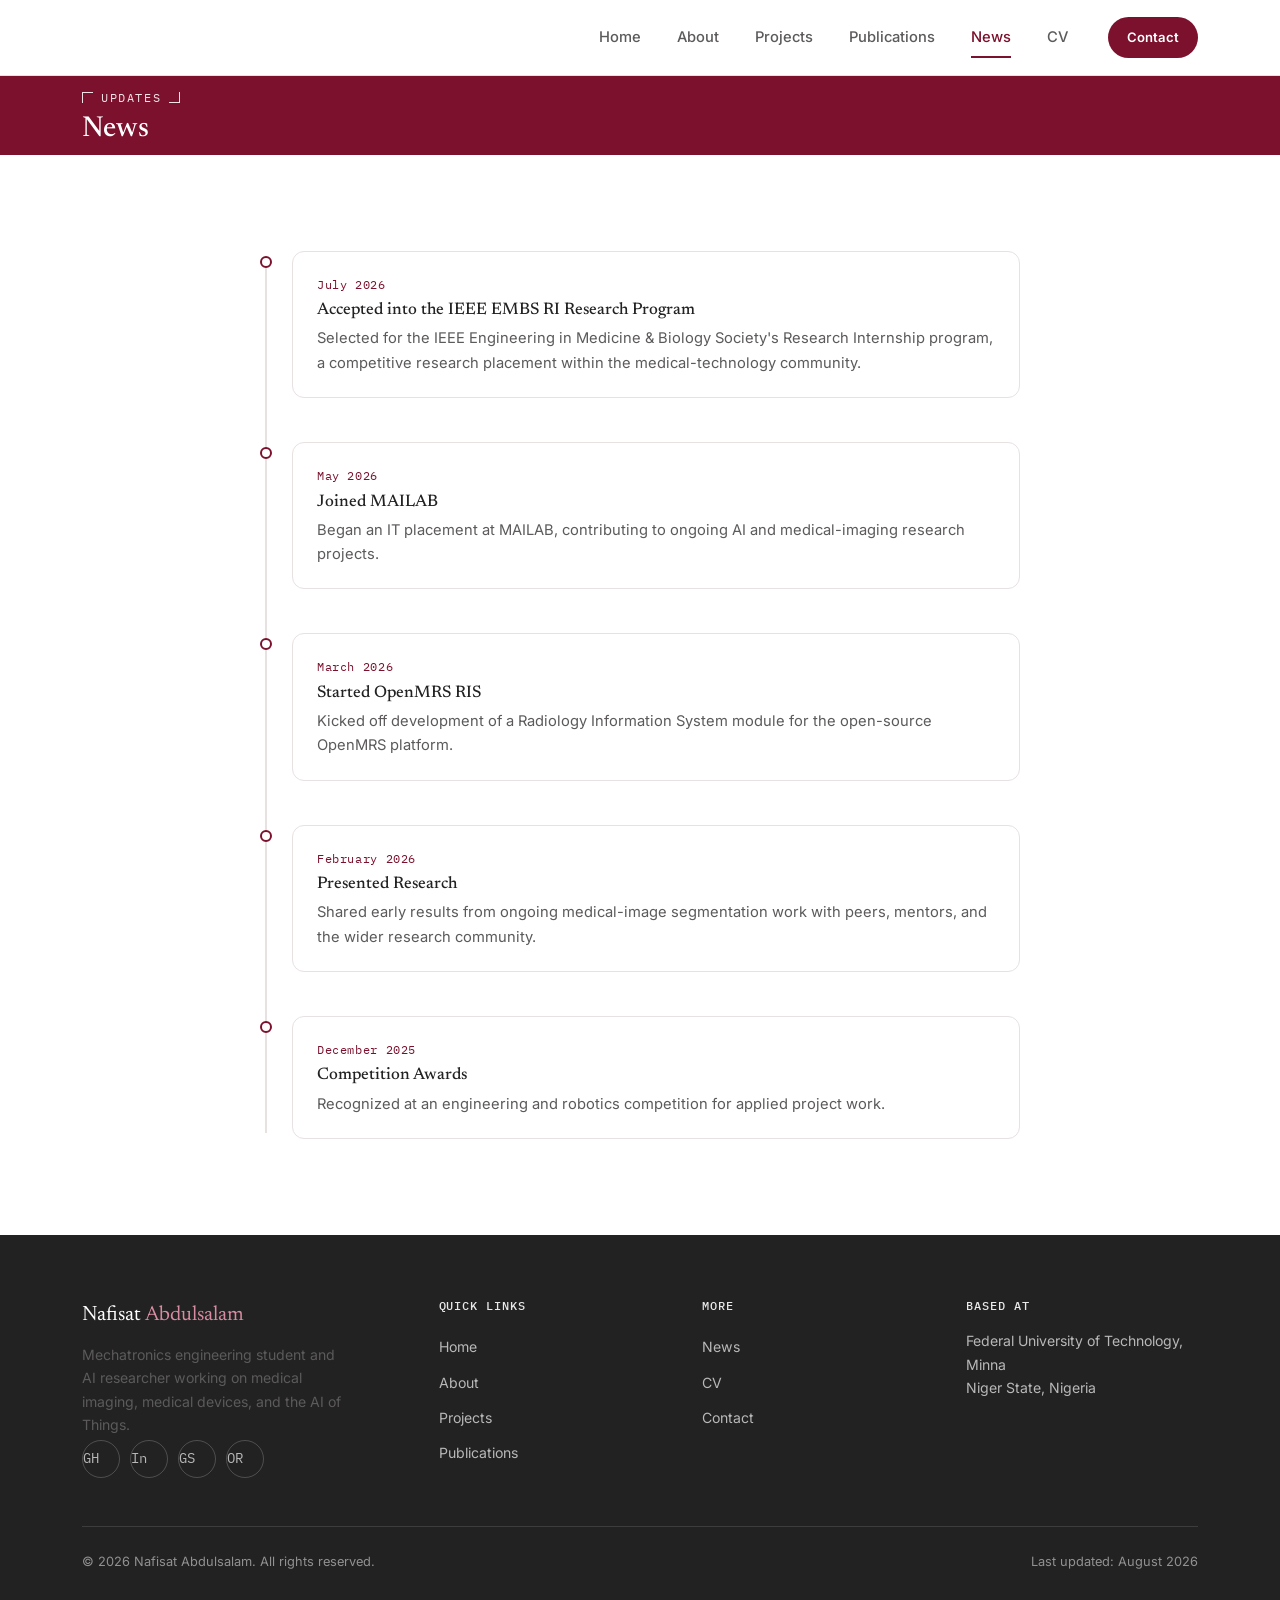
<file: news.html>
<!DOCTYPE html>
<html lang="en">
<head>
  <meta charset="UTF-8">
  <meta name="viewport" content="width=device-width, initial-scale=1.0">
  <title>News — Nafisat Abdulsalam</title>
  <meta name="description" content="Recent milestones and updates from Nafisat Abdulsalam.">
  <link rel="stylesheet" href="style.css">
</head>
<body>

  <!-- ==================== HEADER / NAVIGATION ==================== -->
  <header class="site-header">
    <nav class="navbar" aria-label="Primary">
      <a href="index.html" class="nav-logo"></span></a>
      <input type="checkbox" id="nav-toggle" class="nav-toggle-checkbox" aria-hidden="true">
      <div class="nav-menu">
        <a href="index.html" class="nav-link">Home</a>
        <a href="about.html" class="nav-link">About</a>
        <a href="projects.html" class="nav-link">Projects</a>
        <a href="publications.html" class="nav-link">Publications</a>
        <a href="news.html" class="nav-link active">News</a>
        <a href="cv.html" class="nav-link">CV</a>
        <a href="contact.html" class="btn btn-primary btn-sm nav-cta">Contact</a>
      </div>
      <label for="nav-toggle" class="nav-toggle-label" aria-label="Toggle navigation menu"><span></span><span></span><span></span></label>
    </nav>
  </header>

  <main>

    <!-- ==================== PAGE HERO ==================== -->
    <section class="page-hero">
      <div class="container">
        <span class="eyebrow">Updates</span>
        <h1>News</h1>
      </div>
    </section>

    <!-- ==================== TIMELINE ==================== -->
    <section class="section">
      <div class="container">
        <div class="timeline">

          <div class="timeline-item">
            <span class="timeline-dot"></span>
            <div class="timeline-content">
              <span class="timeline-date">July 2026</span>
              <h3>Accepted into the IEEE EMBS RI Research Program</h3>
              <p>Selected for the IEEE Engineering in Medicine &amp; Biology Society's Research Internship program, a competitive research placement within the medical-technology community.</p>
            </div>
          </div>

          <div class="timeline-item">
            <span class="timeline-dot"></span>
            <div class="timeline-content">
              <span class="timeline-date">May 2026</span>
              <h3>Joined MAILAB</h3>
              <p>Began an IT placement at MAILAB, contributing to ongoing AI and medical-imaging research projects.</p>
            </div>
          </div>

          <div class="timeline-item">
            <span class="timeline-dot"></span>
            <div class="timeline-content">
              <span class="timeline-date">March 2026</span>
              <h3>Started OpenMRS RIS</h3>
              <p>Kicked off development of a Radiology Information System module for the open-source OpenMRS platform.</p>
            </div>
          </div>

          <div class="timeline-item">
            <span class="timeline-dot"></span>
            <div class="timeline-content">
              <span class="timeline-date">February 2026</span>
              <h3>Presented Research</h3>
              <p>Shared early results from ongoing medical-image segmentation work with peers, mentors, and the wider research community.</p>
            </div>
          </div>

          <div class="timeline-item">
            <span class="timeline-dot"></span>
            <div class="timeline-content">
              <span class="timeline-date">December 2025</span>
              <h3>Competition Awards</h3>
              <p>Recognized at an engineering and robotics competition for applied project work.</p>
            </div>
          </div>

        </div>
      </div>
    </section>

  </main>

  <!-- ==================== FOOTER ==================== -->
  <footer class="site-footer">
    <div class="container">
      <div class="grid footer-grid">
        <div class="footer-col">
          <div class="footer-brand">Nafisat <span>Abdulsalam</span></div>
          <p class="footer-tagline">Mechatronics engineering student and AI researcher working on medical imaging, medical devices, and the AI of Things.</p>
          <div class="social-icons">
            <a href="#" class="social-icon" aria-label="GitHub">GH</a>
            <a href="#" class="social-icon" aria-label="LinkedIn">In</a>
            <a href="#" class="social-icon" aria-label="Google Scholar">GS</a>
            <a href="#" class="social-icon" aria-label="ORCID">OR</a>
          </div>
        </div>
        <div class="footer-col">
          <h4>Quick Links</h4>
          <a href="index.html">Home</a>
          <a href="about.html">About</a>
          <a href="projects.html">Projects</a>
          <a href="publications.html">Publications</a>
        </div>
        <div class="footer-col">
          <h4>More</h4>
          <a href="news.html">News</a>
          <a href="cv.html">CV</a>
          <a href="contact.html">Contact</a>
        </div>
        <div class="footer-col">
          <h4>Based At</h4>
          <p class="footer-address">Federal University of Technology, Minna<br>Niger State, Nigeria</p>
        </div>
      </div>
      <div class="footer-bottom">
        <span>&copy; 2026 Nafisat Abdulsalam. All rights reserved.</span>
        <span>Last updated: August 2026</span>
      </div>
    </div>
  </footer>

</body>
</html>
</file>
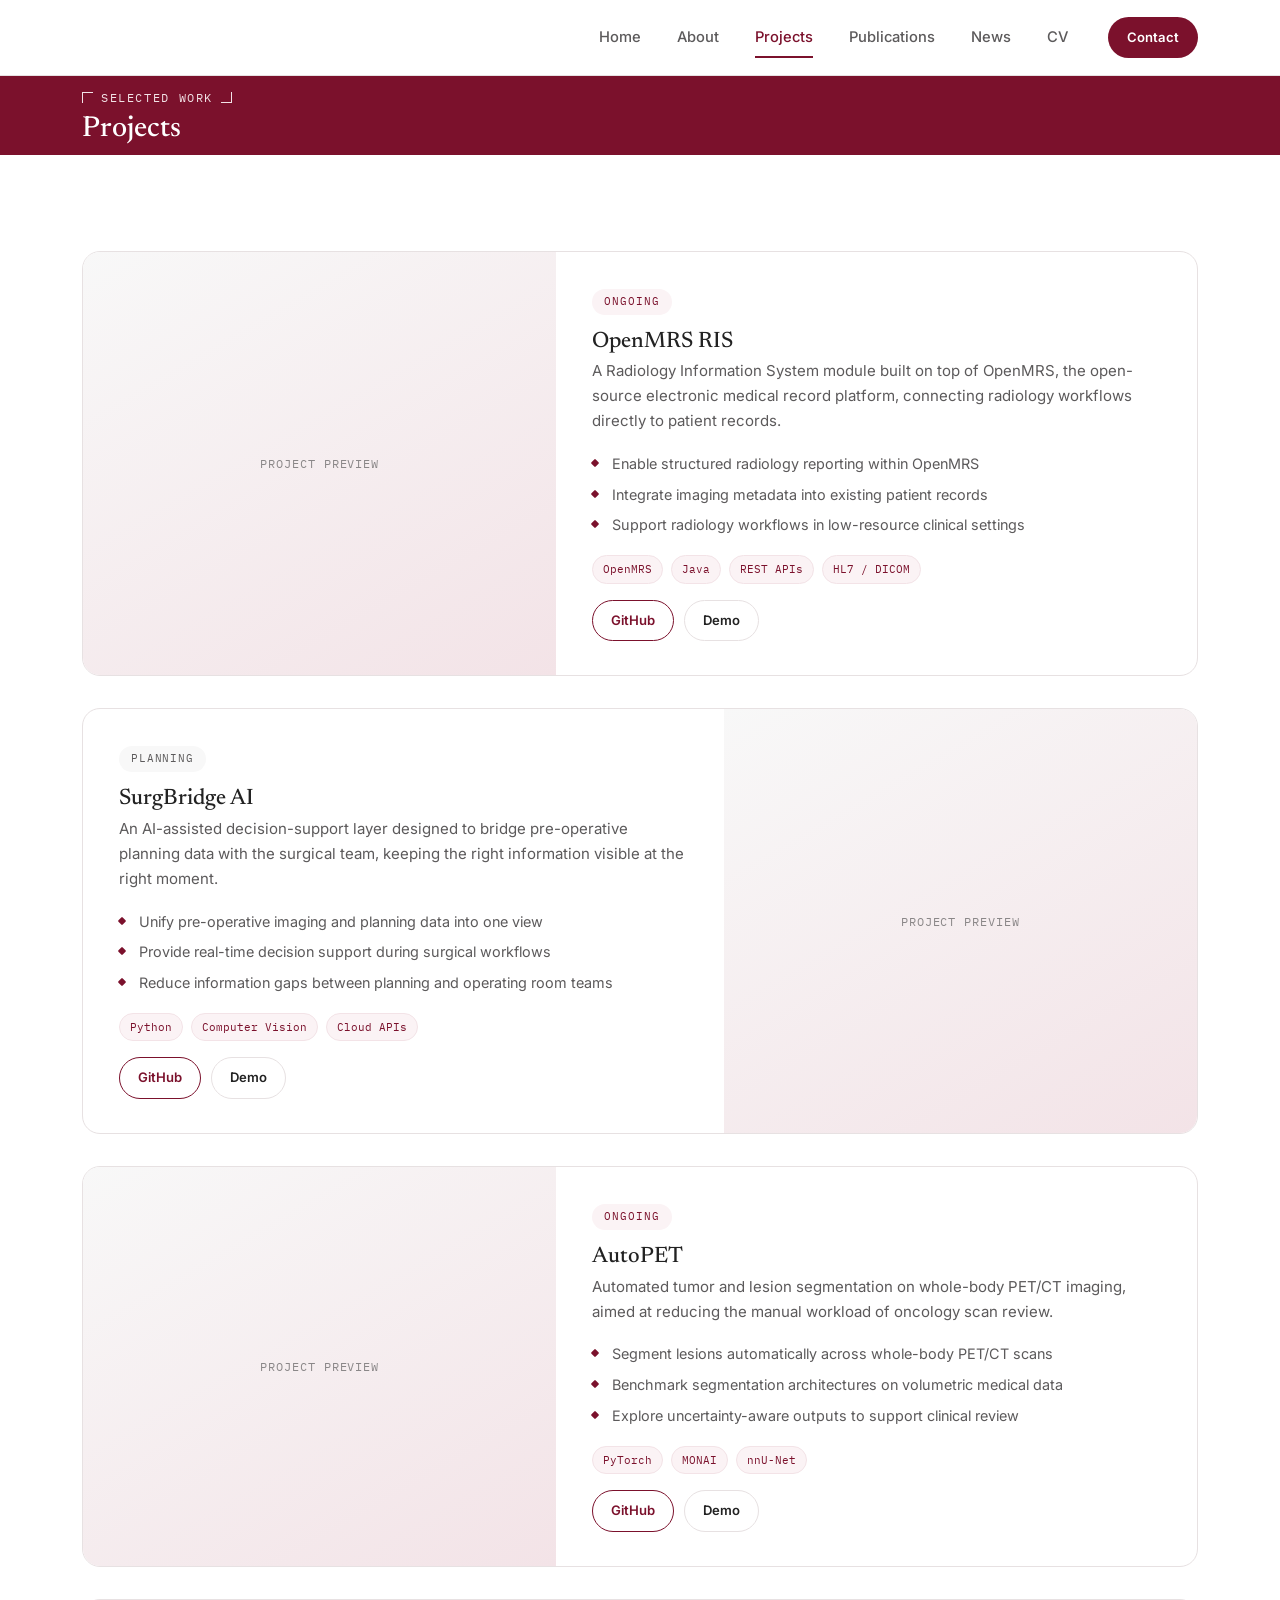
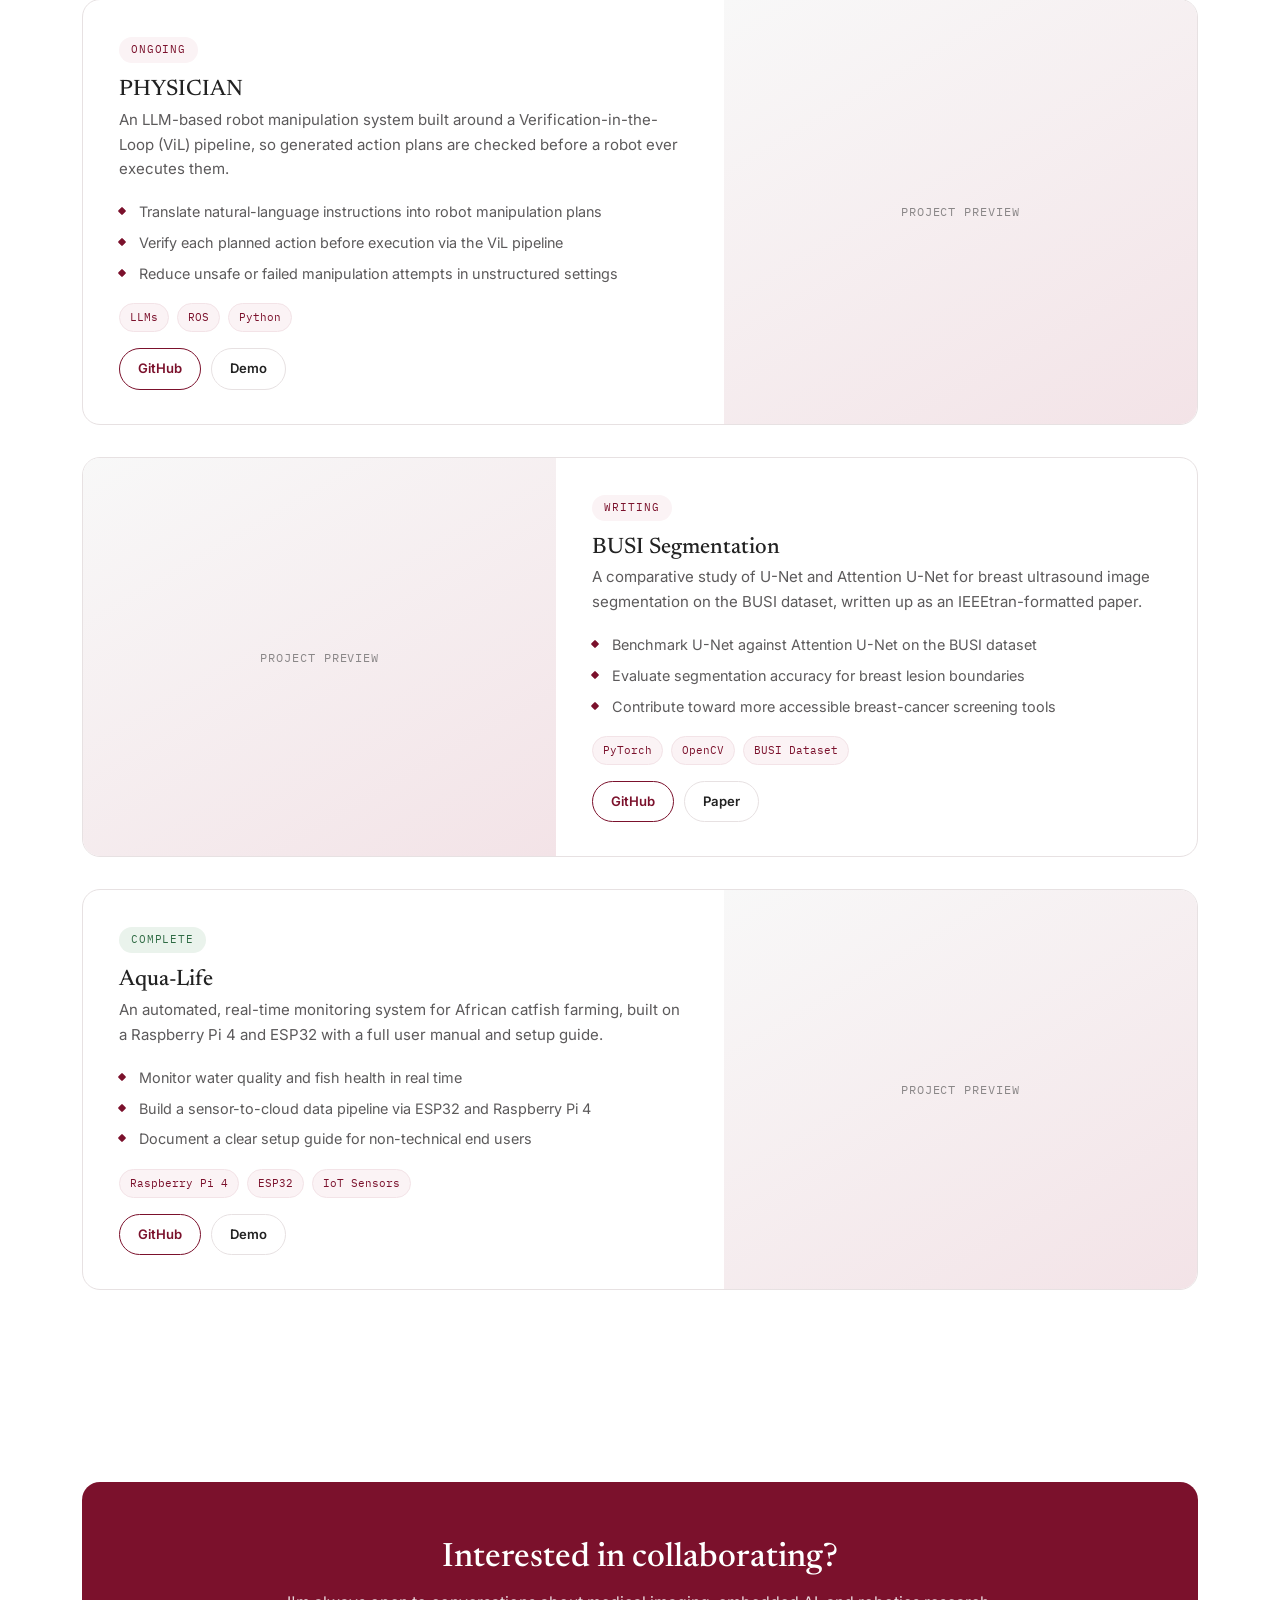
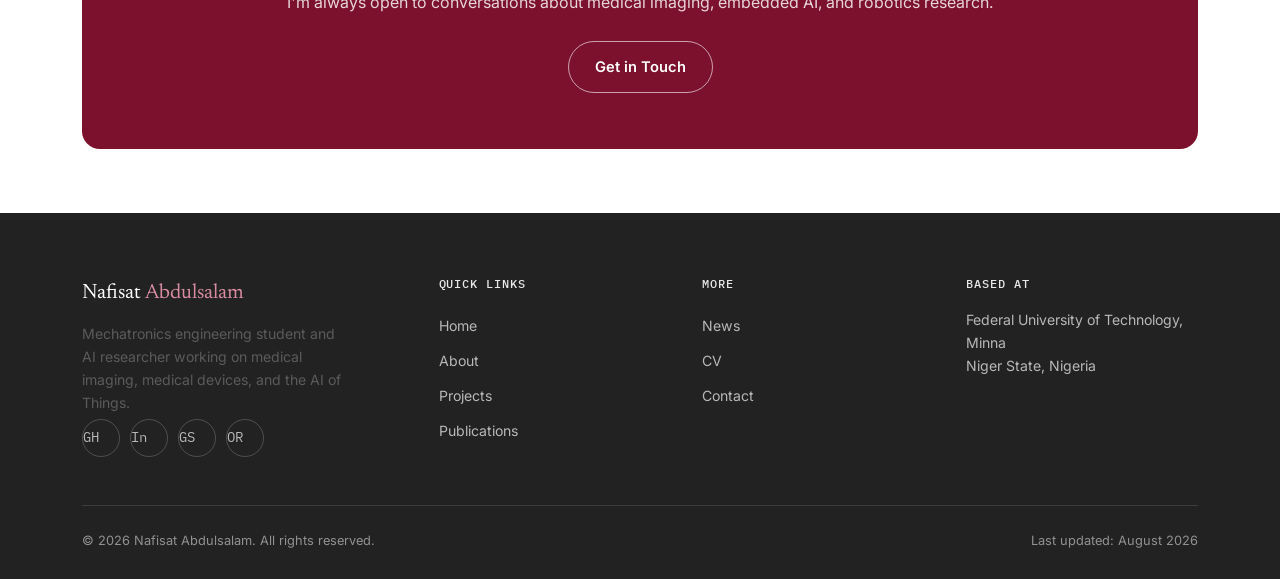
<file: projects.html>
<!DOCTYPE html>
<html lang="en">
<head>
  <meta charset="UTF-8">
  <meta name="viewport" content="width=device-width, initial-scale=1.0">
  <title>Projects — Nafisat Abdulsalam</title>
  <meta name="description" content="Projects by Nafisat Abdulsalam spanning medical imaging, medical devices, robotics, and embedded AIoT systems.">
  <link rel="stylesheet" href="style.css">
</head>
<body>

  <!-- ==================== HEADER / NAVIGATION ==================== -->
  <header class="site-header">
    <nav class="navbar" aria-label="Primary">
      <a href="index.html" class="nav-logo"></span></a>
      <input type="checkbox" id="nav-toggle" class="nav-toggle-checkbox" aria-hidden="true">
      <div class="nav-menu">
        <a href="index.html" class="nav-link">Home</a>
        <a href="about.html" class="nav-link">About</a>
        <a href="projects.html" class="nav-link active">Projects</a>
        <a href="publications.html" class="nav-link">Publications</a>
        <a href="news.html" class="nav-link">News</a>
        <a href="cv.html" class="nav-link">CV</a>
        <a href="contact.html" class="btn btn-primary btn-sm nav-cta">Contact</a>
      </div>
      <label for="nav-toggle" class="nav-toggle-label" aria-label="Toggle navigation menu"><span></span><span></span><span></span></label>
    </nav>
  </header>

  <main>

    <!-- ==================== PAGE HERO ==================== -->
    <section class="page-hero">
      <div class="container">
        <span class="eyebrow">Selected Work</span>
        <h1>Projects</h1>
      </div>
    </section>

    <!-- ==================== PROJECT LIST ==================== -->
    <section class="section">
      <div class="container">

        <!-- OpenMRS RIS -->
        <article class="project-large" id="openmrs-ris">
          <div class="card-image">
            Project Preview
            <span class="corner-tl"></span><span class="corner-br"></span>
          </div>
          <div class="project-large-body">
            <span class="status-badge status-ongoing">Ongoing</span>
            <h3>OpenMRS RIS</h3>
            <p class="card-desc">A Radiology Information System module built on top of OpenMRS, the open-source electronic medical record platform, connecting radiology workflows directly to patient records.</p>
            <ul class="objectives-list">
              <li>Enable structured radiology reporting within OpenMRS</li>
              <li>Integrate imaging metadata into existing patient records</li>
              <li>Support radiology workflows in low-resource clinical settings</li>
            </ul>
            <div class="tag-row">
              <span class="tag">OpenMRS</span><span class="tag">Java</span><span class="tag">REST APIs</span><span class="tag">HL7 / DICOM</span>
            </div>
            <div class="card-actions">
              <a href="#" class="btn btn-sm btn-outline">GitHub</a>
              <a href="#" class="btn btn-sm btn-ghost">Demo</a>
            </div>
          </div>
        </article>

        <!-- SurgBridge AI -->
        <article class="project-large" id="surgbridge-ai">
          <div class="card-image">
            Project Preview
            <span class="corner-tl"></span><span class="corner-br"></span>
          </div>
          <div class="project-large-body">
            <span class="status-badge status-planning">Planning</span>
            <h3>SurgBridge AI</h3>
            <p class="card-desc">An AI-assisted decision-support layer designed to bridge pre-operative planning data with the surgical team, keeping the right information visible at the right moment.</p>
            <ul class="objectives-list">
              <li>Unify pre-operative imaging and planning data into one view</li>
              <li>Provide real-time decision support during surgical workflows</li>
              <li>Reduce information gaps between planning and operating room teams</li>
            </ul>
            <div class="tag-row">
              <span class="tag">Python</span><span class="tag">Computer Vision</span><span class="tag">Cloud APIs</span>
            </div>
            <div class="card-actions">
              <a href="#" class="btn btn-sm btn-outline">GitHub</a>
              <a href="#" class="btn btn-sm btn-ghost">Demo</a>
            </div>
          </div>
        </article>

        <!-- AutoPET -->
        <article class="project-large" id="autopet">
          <div class="card-image">
            Project Preview
            <span class="corner-tl"></span><span class="corner-br"></span>
          </div>
          <div class="project-large-body">
            <span class="status-badge status-ongoing">Ongoing</span>
            <h3>AutoPET</h3>
            <p class="card-desc">Automated tumor and lesion segmentation on whole-body PET/CT imaging, aimed at reducing the manual workload of oncology scan review.</p>
            <ul class="objectives-list">
              <li>Segment lesions automatically across whole-body PET/CT scans</li>
              <li>Benchmark segmentation architectures on volumetric medical data</li>
              <li>Explore uncertainty-aware outputs to support clinical review</li>
            </ul>
            <div class="tag-row">
              <span class="tag">PyTorch</span><span class="tag">MONAI</span><span class="tag">nnU-Net</span>
            </div>
            <div class="card-actions">
              <a href="#" class="btn btn-sm btn-outline">GitHub</a>
              <a href="#" class="btn btn-sm btn-ghost">Demo</a>
            </div>
          </div>
        </article>

        <!-- PHYSICIAN -->
        <article class="project-large" id="physician">
          <div class="card-image">
            Project Preview
            <span class="corner-tl"></span><span class="corner-br"></span>
          </div>
          <div class="project-large-body">
            <span class="status-badge status-ongoing">Ongoing</span>
            <h3>PHYSICIAN</h3>
            <p class="card-desc">An LLM-based robot manipulation system built around a Verification-in-the-Loop (ViL) pipeline, so generated action plans are checked before a robot ever executes them.</p>
            <ul class="objectives-list">
              <li>Translate natural-language instructions into robot manipulation plans</li>
              <li>Verify each planned action before execution via the ViL pipeline</li>
              <li>Reduce unsafe or failed manipulation attempts in unstructured settings</li>
            </ul>
            <div class="tag-row">
              <span class="tag">LLMs</span><span class="tag">ROS</span><span class="tag">Python</span>
            </div>
            <div class="card-actions">
              <a href="#" class="btn btn-sm btn-outline">GitHub</a>
              <a href="#" class="btn btn-sm btn-ghost">Demo</a>
            </div>
          </div>
        </article>

        <!-- BUSI Segmentation -->
        <article class="project-large" id="busi-segmentation">
          <div class="card-image">
            Project Preview
            <span class="corner-tl"></span><span class="corner-br"></span>
          </div>
          <div class="project-large-body">
            <span class="status-badge status-ongoing">Writing</span>
            <h3>BUSI Segmentation</h3>
            <p class="card-desc">A comparative study of U-Net and Attention U-Net for breast ultrasound image segmentation on the BUSI dataset, written up as an IEEEtran-formatted paper.</p>
            <ul class="objectives-list">
              <li>Benchmark U-Net against Attention U-Net on the BUSI dataset</li>
              <li>Evaluate segmentation accuracy for breast lesion boundaries</li>
              <li>Contribute toward more accessible breast-cancer screening tools</li>
            </ul>
            <div class="tag-row">
              <span class="tag">PyTorch</span><span class="tag">OpenCV</span><span class="tag">BUSI Dataset</span>
            </div>
            <div class="card-actions">
              <a href="#" class="btn btn-sm btn-outline">GitHub</a>
              <a href="publications.html" class="btn btn-sm btn-ghost">Paper</a>
            </div>
          </div>
        </article>

        <!-- Aqua-Life -->
        <article class="project-large" id="aqua-life">
          <div class="card-image">
            Project Preview
            <span class="corner-tl"></span><span class="corner-br"></span>
          </div>
          <div class="project-large-body">
            <span class="status-badge status-complete">Complete</span>
            <h3>Aqua-Life</h3>
            <p class="card-desc">An automated, real-time monitoring system for African catfish farming, built on a Raspberry Pi 4 and ESP32 with a full user manual and setup guide.</p>
            <ul class="objectives-list">
              <li>Monitor water quality and fish health in real time</li>
              <li>Build a sensor-to-cloud data pipeline via ESP32 and Raspberry Pi 4</li>
              <li>Document a clear setup guide for non-technical end users</li>
            </ul>
            <div class="tag-row">
              <span class="tag">Raspberry Pi 4</span><span class="tag">ESP32</span><span class="tag">IoT Sensors</span>
            </div>
            <div class="card-actions">
              <a href="#" class="btn btn-sm btn-outline">GitHub</a>
              <a href="#" class="btn btn-sm btn-ghost">Demo</a>
            </div>
          </div>
        </article>


      </div>
    </section>

    <!-- ==================== CTA ==================== -->
    <section class="section-sm">
      <div class="container">
        <div class="cta-band">
          <h2>Interested in collaborating?</h2>
          <p>I'm always open to conversations about medical imaging, embedded AI, and robotics research.</p>
          <a href="contact.html" class="btn btn-outline">Get in Touch</a>
        </div>
      </div>
    </section>

  </main>

  <!-- ==================== FOOTER ==================== -->
  <footer class="site-footer">
    <div class="container">
      <div class="grid footer-grid">
        <div class="footer-col">
          <div class="footer-brand">Nafisat <span>Abdulsalam</span></div>
          <p class="footer-tagline">Mechatronics engineering student and AI researcher working on medical imaging, medical devices, and the AI of Things.</p>
          <div class="social-icons">
            <a href="#" class="social-icon" aria-label="GitHub">GH</a>
            <a href="#" class="social-icon" aria-label="LinkedIn">In</a>
            <a href="#" class="social-icon" aria-label="Google Scholar">GS</a>
            <a href="#" class="social-icon" aria-label="ORCID">OR</a>
          </div>
        </div>
        <div class="footer-col">
          <h4>Quick Links</h4>
          <a href="index.html">Home</a>
          <a href="about.html">About</a>
          <a href="projects.html">Projects</a>
          <a href="publications.html">Publications</a>
        </div>
        <div class="footer-col">
          <h4>More</h4>
          <a href="news.html">News</a>
          <a href="cv.html">CV</a>
          <a href="contact.html">Contact</a>
        </div>
        <div class="footer-col">
          <h4>Based At</h4>
          <p class="footer-address">Federal University of Technology, Minna<br>Niger State, Nigeria</p>
        </div>
      </div>
      <div class="footer-bottom">
        <span>&copy; 2026 Nafisat Abdulsalam. All rights reserved.</span>
        <span>Last updated: August 2026</span>
      </div>
    </div>
  </footer>

</body>
</html>
</file>
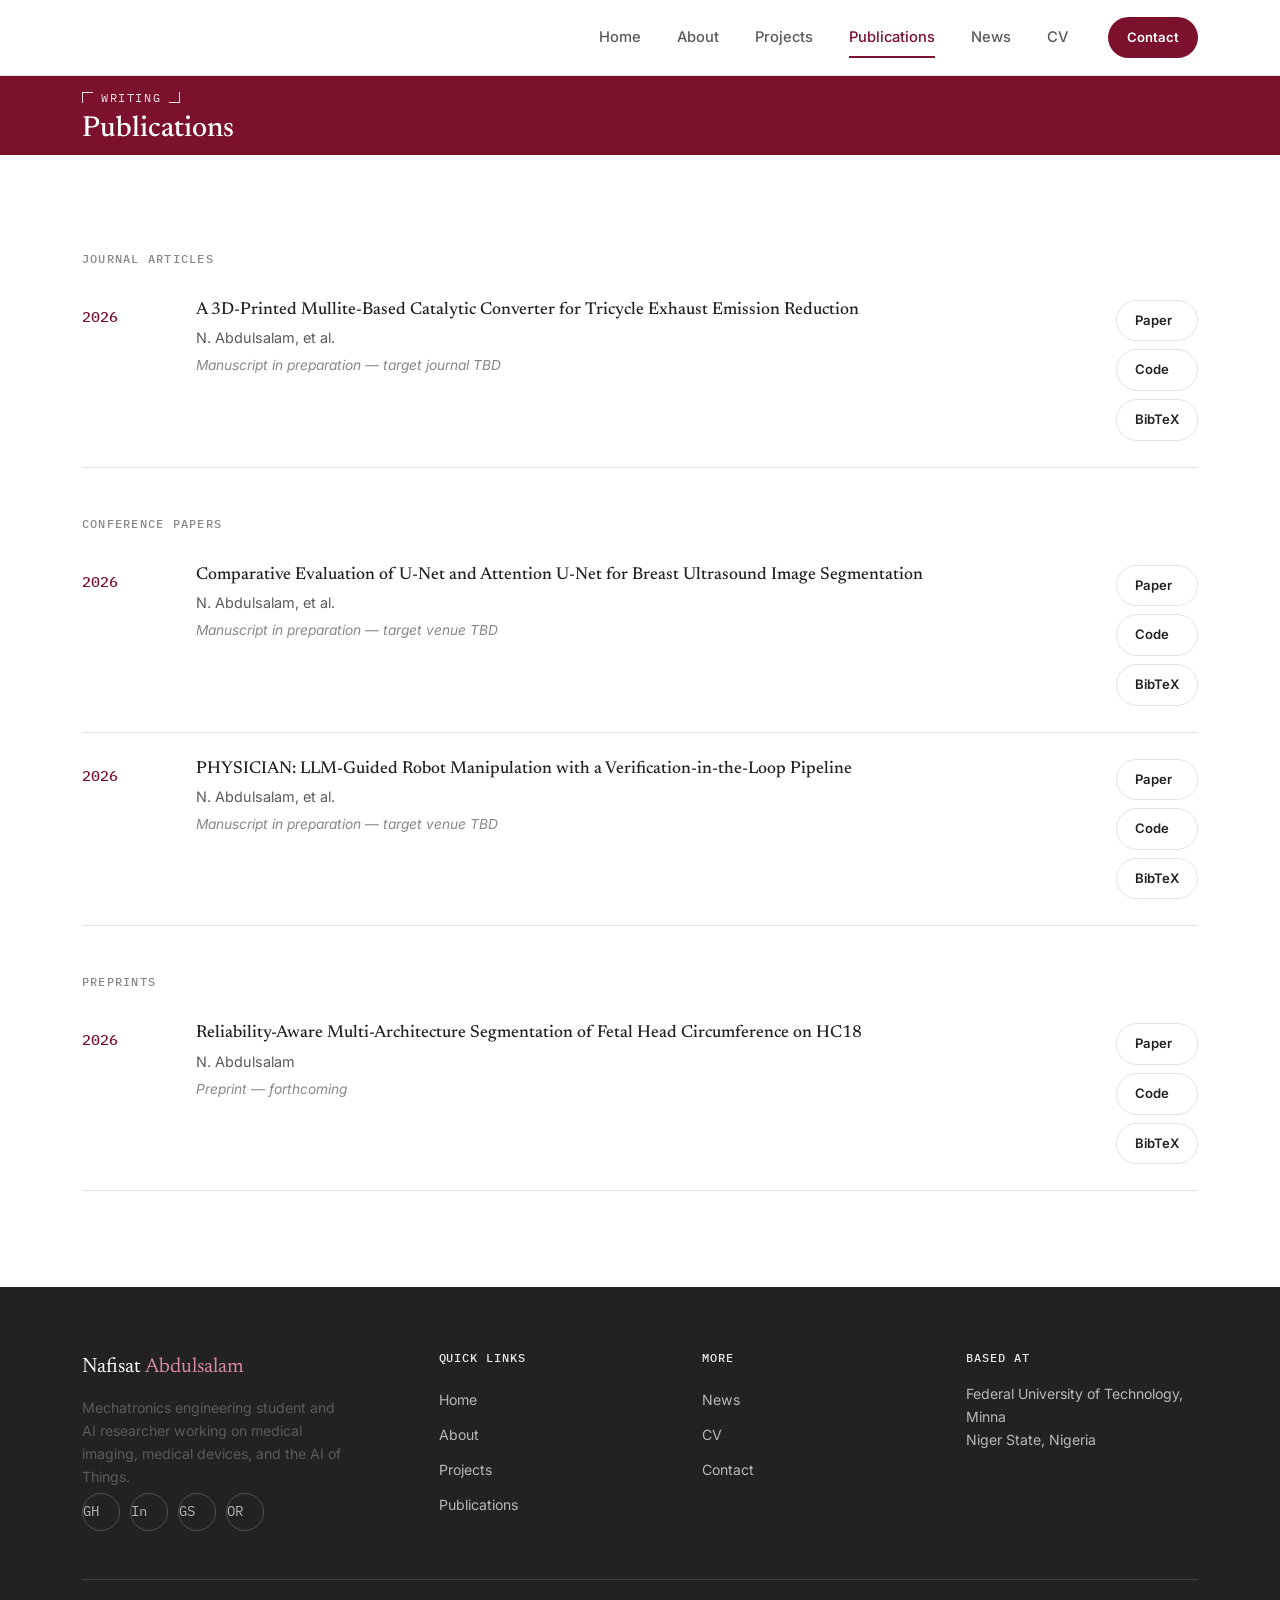
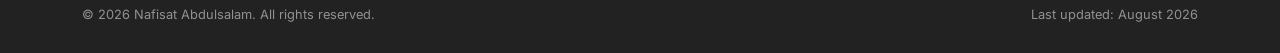
<file: publications.html>
<!DOCTYPE html>
<html lang="en">
<head>
  <meta charset="UTF-8">
  <meta name="viewport" content="width=device-width, initial-scale=1.0">
  <title>Publications — Nafisat Abdulsalam</title>
  <meta name="description" content="Journal articles, conference papers, and preprints by Nafisat Abdulsalam.">
  <link rel="stylesheet" href="style.css">
</head>
<body>

  <!-- ==================== HEADER / NAVIGATION ==================== -->
  <header class="site-header">
    <nav class="navbar" aria-label="Primary">
      <input type="checkbox" id="nav-toggle" class="nav-toggle-checkbox" aria-hidden="true">
      <a href="index.html" class="nav-logo"></span></a>
      <div class="nav-menu">
        <a href="index.html" class="nav-link">Home</a>
        <a href="about.html" class="nav-link">About</a>
        <a href="projects.html" class="nav-link">Projects</a>
        <a href="publications.html" class="nav-link active">Publications</a>
        <a href="news.html" class="nav-link">News</a>
        <a href="cv.html" class="nav-link">CV</a>
        <a href="contact.html" class="btn btn-primary btn-sm nav-cta">Contact</a>
      </div>
      <label for="nav-toggle" class="nav-toggle-label" aria-label="Toggle navigation menu"><span></span><span></span><span></span></label>
    </nav>
  </header>

  <main>

    <!-- ==================== PAGE HERO ==================== -->
    <section class="page-hero">
      <div class="container">
        <span class="eyebrow">Writing</span>
        <h1>Publications</h1>
      </div>
    </section>

    <!-- ==================== PUBLICATIONS LIST ==================== -->
    <section class="section">
      <div class="container">

        <!-- Journal Articles -->
        <h3 class="pub-group-title">Journal Articles</h3>

        <div class="pub-card">
          <span class="pub-year">2026</span>
          <div>
            <h3 class="pub-title">A 3D-Printed Mullite-Based Catalytic Converter for Tricycle Exhaust Emission Reduction</h3>
            <p class="pub-authors">N. Abdulsalam, et al.</p>
            <p class="pub-venue">Manuscript in preparation — target journal TBD</p>
          </div>
          <div class="pub-actions">
            <a href="#" class="btn btn-sm btn-ghost">Paper</a>
            <a href="#" class="btn btn-sm btn-ghost">Code</a>
            <a href="#" class="btn btn-sm btn-ghost">BibTeX</a>
          </div>
        </div>

        <!-- Conference Papers -->
        <h3 class="pub-group-title">Conference Papers</h3>

        <div class="pub-card">
          <span class="pub-year">2026</span>
          <div>
            <h3 class="pub-title">Comparative Evaluation of U-Net and Attention U-Net for Breast Ultrasound Image Segmentation</h3>
            <p class="pub-authors">N. Abdulsalam, et al.</p>
            <p class="pub-venue">Manuscript in preparation — target venue TBD</p>
          </div>
          <div class="pub-actions">
            <a href="#" class="btn btn-sm btn-ghost">Paper</a>
            <a href="#" class="btn btn-sm btn-ghost">Code</a>
            <a href="#" class="btn btn-sm btn-ghost">BibTeX</a>
          </div>
        </div>

        <div class="pub-card">
          <span class="pub-year">2026</span>
          <div>
            <h3 class="pub-title">PHYSICIAN: LLM-Guided Robot Manipulation with a Verification-in-the-Loop Pipeline</h3>
            <p class="pub-authors">N. Abdulsalam, et al.</p>
            <p class="pub-venue">Manuscript in preparation — target venue TBD</p>
          </div>
          <div class="pub-actions">
            <a href="#" class="btn btn-sm btn-ghost">Paper</a>
            <a href="#" class="btn btn-sm btn-ghost">Code</a>
            <a href="#" class="btn btn-sm btn-ghost">BibTeX</a>
          </div>
        </div>

        <!-- Preprints -->
        <h3 class="pub-group-title">Preprints</h3>

        <div class="pub-card">
          <span class="pub-year">2026</span>
          <div>
            <h3 class="pub-title">Reliability-Aware Multi-Architecture Segmentation of Fetal Head Circumference on HC18</h3>
            <p class="pub-authors">N. Abdulsalam</p>
            <p class="pub-venue">Preprint — forthcoming</p>
          </div>
          <div class="pub-actions">
            <a href="#" class="btn btn-sm btn-ghost">Paper</a>
            <a href="#" class="btn btn-sm btn-ghost">Code</a>
            <a href="#" class="btn btn-sm btn-ghost">BibTeX</a>
          </div>
        </div>

      </div>
    </section>

  </main>

  <!-- ==================== FOOTER ==================== -->
  <footer class="site-footer">
    <div class="container">
      <div class="grid footer-grid">
        <div class="footer-col">
          <div class="footer-brand">Nafisat <span>Abdulsalam</span></div>
          <p class="footer-tagline">Mechatronics engineering student and AI researcher working on medical imaging, medical devices, and the AI of Things.</p>
          <div class="social-icons">
            <a href="#" class="social-icon" aria-label="GitHub">GH</a>
            <a href="#" class="social-icon" aria-label="LinkedIn">In</a>
            <a href="#" class="social-icon" aria-label="Google Scholar">GS</a>
            <a href="#" class="social-icon" aria-label="ORCID">OR</a>
          </div>
        </div>
        <div class="footer-col">
          <h4>Quick Links</h4>
          <a href="index.html">Home</a>
          <a href="about.html">About</a>
          <a href="projects.html">Projects</a>
          <a href="publications.html">Publications</a>
        </div>
        <div class="footer-col">
          <h4>More</h4>
          <a href="news.html">News</a>
          <a href="cv.html">CV</a>
          <a href="contact.html">Contact</a>
        </div>
        <div class="footer-col">
          <h4>Based At</h4>
          <p class="footer-address">Federal University of Technology, Minna<br>Niger State, Nigeria</p>
        </div>
      </div>
      <div class="footer-bottom">
        <span>&copy; 2026 Nafisat Abdulsalam. All rights reserved.</span>
        <span>Last updated: August 2026</span>
      </div>
    </div>
  </footer>

</body>
</html>
</file>
<file: style.css>
/* ==========================================================================
   NAFISAT ABDULSALAM — ACADEMIC PORTFOLIO
   Design system: wine (#7B112C) + white + light grey, charcoal text
   Signature motif: annotation "corner brackets" on images/eyebrows —
   a nod to bounding-box / ROI markers from medical image segmentation.
   ========================================================================== */

/* --------------------------------------------------------------------------
   1. FONTS
   -------------------------------------------------------------------------- */
@import url('https://fonts.googleapis.com/css2?family=Newsreader:ital,opsz,wght@0,6..72,400;0,6..72,500;0,6..72,600;1,6..72,500&family=Inter:wght@400;500;600;700&family=IBM+Plex+Mono:wght@400;500&display=swap');

/* --------------------------------------------------------------------------
   2. DESIGN TOKENS
   -------------------------------------------------------------------------- */
:root {
  /* colour palette */
  --wine: #7B112C;
  --wine-dark: #58091F;
  --wine-tint: #F3E3E7;
  --wine-tint-2: #FBF3F5;
  --white: #FFFFFF;
  --grey-bg: #F8F8F8;
  --charcoal: #222222;
  --charcoal-soft: #5C5A5B;
  --charcoal-faint: #8A8788;
  --border: #E7E1E2;
  --shadow-sm: 0 1px 3px rgba(34, 20, 24, 0.06);
  --shadow-md: 0 6px 20px rgba(34, 20, 24, 0.08);
  --shadow-lg: 0 16px 40px rgba(34, 20, 24, 0.12);

  /* type */
  --font-display: 'Newsreader', Georgia, serif;
  --font-body: 'Inter', -apple-system, BlinkMacSystemFont, sans-serif;
  --font-mono: 'IBM Plex Mono', 'Courier New', monospace;

  /* layout */
  --container-w: 1180px;
  --radius-lg: 18px;
  --radius-md: 12px;
  --radius-sm: 8px;
  --nav-h: 76px;
}

/* --------------------------------------------------------------------------
   3. RESET & BASE
   -------------------------------------------------------------------------- */
* { margin: 0; padding: 0; box-sizing: border-box; }

html { scroll-behavior: smooth; }

body {
  font-family: var(--font-body);
  color: var(--charcoal);
  background: var(--white);
  line-height: 1.65;
  -webkit-font-smoothing: antialiased;
  font-size: 16px;
}

img { max-width: 100%; display: block; }

a { color: inherit; text-decoration: none; }

ul { list-style: none; }

h1, h2, h3, h4 {
  font-family: var(--font-display);
  font-weight: 500;
  line-height: 1.2;
  color: var(--charcoal);
}

h1 { font-size: 3rem; font-weight: 500; }
h2 { font-size: 2.1rem; }
h3 { font-size: 1.35rem; }
h4 { font-size: 1.1rem; }

p { color: var(--charcoal-soft); }

button { font-family: inherit; cursor: pointer; }

:focus-visible {
  outline: 2px solid var(--wine);
  outline-offset: 3px;
}

@media (prefers-reduced-motion: reduce) {
  *, *::before, *::after {
    animation-duration: 0.01ms !important;
    transition-duration: 0.01ms !important;
    scroll-behavior: auto !important;
  }
}

/* --------------------------------------------------------------------------
   4. LAYOUT UTILITIES
   -------------------------------------------------------------------------- */
.container {
  width: 100%;
  max-width: var(--container-w);
  margin: 0 auto;
  padding: 0 32px;
}

.section { padding: 96px 0; }
.section-sm { padding: 64px 0; }
.section-alt { background: var(--grey-bg); }

.section-header { max-width: 640px; margin-bottom: 56px; }
.section-header.center { margin-left: auto; margin-right: auto; text-align: center; }

/* the bracket-eyebrow — the site's signature annotation motif */
.eyebrow {
  display: inline-flex;
  align-items: center;
  gap: 8px;
  font-family: var(--font-mono);
  font-size: 0.72rem;
  letter-spacing: 0.14em;
  text-transform: uppercase;
  color: var(--wine);
  margin-bottom: 14px;
}
.eyebrow::before,
.eyebrow::after {
  content: "";
  width: 10px;
  height: 10px;
  border: 1.5px solid var(--wine);
}
.eyebrow::before { border-right: none; border-bottom: none; }
.eyebrow::after { border-left: none; border-top: none; }

.section-title { margin-bottom: 12px; }
.section-subtitle { color: var(--charcoal-soft); font-size: 1.02rem; max-width: 560px; }

.grid { display: grid; gap: 28px; }
.grid-2 { grid-template-columns: repeat(2, 1fr); }
.grid-3 { grid-template-columns: repeat(3, 1fr); }
.grid-4 { grid-template-columns: repeat(4, 1fr); }

.text-center { text-align: center; }
.mt-lg { margin-top: 40px; }
.mt-xl { margin-top: 56px; }
.section-header.center .section-subtitle { margin-left: auto; margin-right: auto; }

.news-date {
  display: block;
  font-family: var(--font-mono);
  color: var(--wine);
  font-size: 0.85rem;
  font-weight: 500;
  margin-bottom: 8px;
}

.divider {
  height: 1px;
  background: var(--border);
  border: none;
  margin: 0;
}

/* --------------------------------------------------------------------------
   5. BUTTONS
   -------------------------------------------------------------------------- */
.btn {
  display: inline-flex;
  align-items: center;
  gap: 8px;
  padding: 13px 26px;
  border-radius: 999px;
  font-size: 0.92rem;
  font-weight: 600;
  border: 1.5px solid transparent;
  transition: transform 0.18s ease, background 0.18s ease, color 0.18s ease, border-color 0.18s ease;
  white-space: nowrap;
}

.btn-primary {
  background: var(--wine);
  color: var(--white);
}
.btn-primary:hover { background: var(--wine-dark); transform: translateY(-2px); }

.btn-outline {
  background: transparent;
  color: var(--wine);
  border-color: var(--wine);
}
.btn-outline:hover { background: var(--wine); color: var(--white); transform: translateY(-2px); }

.btn-ghost {
  background: transparent;
  color: var(--charcoal);
  border-color: var(--border);
}
.btn-ghost:hover { border-color: var(--wine); color: var(--wine); }

.btn-sm { padding: 9px 18px; font-size: 0.82rem; }
.btn-block { width: 100%; justify-content: center; }

/* --------------------------------------------------------------------------
   6. NAVIGATION
   -------------------------------------------------------------------------- */
.site-header {
  position: sticky;
  top: 0;
  z-index: 100;
  background: rgba(255, 255, 255, 0.92);
  backdrop-filter: blur(10px);
  border-bottom: 1px solid var(--border);
  height: var(--nav-h);
}

.navbar {
  max-width: var(--container-w);
  margin: 0 auto;
  height: 100%;
  padding: 0 32px;
  display: flex;
  align-items: center;
  justify-content: space-between;
}

.nav-logo {
  font-family: var(--font-display);
  font-size: 1.25rem;
  font-weight: 600;
  color: var(--charcoal);
}
.nav-logo span { color: var(--wine); }

.nav-menu {
  display: flex;
  align-items: center;
  gap: 36px;
}

.nav-link {
  position: relative;
  font-size: 0.92rem;
  font-weight: 500;
  color: var(--charcoal-soft);
  padding: 6px 0;
  transition: color 0.18s ease;
}
.nav-link::after {
  content: "";
  position: absolute;
  left: 0; bottom: -2px;
  width: 0;
  height: 2px;
  background: var(--wine);
  transition: width 0.2s ease;
}
.nav-link:hover { color: var(--charcoal); }
.nav-link:hover::after { width: 100%; }
.nav-link.active { color: var(--wine); }
.nav-link.active::after { width: 100%; }

.nav-cta { margin-left: 4px; }

.nav-toggle-checkbox { display: none; }
.nav-toggle-label {
  display: none;
  flex-direction: column;
  gap: 5px;
  cursor: pointer;
  padding: 6px;
}
.nav-toggle-label span {
  width: 24px;
  height: 2px;
  background: var(--charcoal);
  transition: transform 0.2s ease, opacity 0.2s ease;
}

/* --------------------------------------------------------------------------
   7. HERO (home page)
   -------------------------------------------------------------------------- */
.hero {
  padding: 88px 0 96px;
  background: linear-gradient(180deg, var(--wine-tint-2) 0%, var(--white) 65%);
}

.hero-container {
  max-width: var(--container-w);
  margin: 0 auto;
  padding: 0 32px;
  display: grid;
  grid-template-columns: 1.1fr 0.9fr;
  gap: 56px;
  align-items: center;
}

.hero-eyebrow { margin-bottom: 20px; }

.hero-content h1 {
  font-size: 3.1rem;
  margin-bottom: 6px;
}

.hero-tagline {
  font-size: 1.08rem;
  color: var(--wine);
  font-weight: 600;
  margin: 14px 0 18px;
  line-height: 1.5;
}

.hero-affiliation {
  font-family: var(--font-mono);
  font-size: 0.85rem;
  color: var(--charcoal-soft);
  margin-bottom: 22px;
  display: flex;
  flex-direction: column;
  gap: 4px;
}
.hero-affiliation strong { color: var(--charcoal); font-weight: 500; }

.hero-bio {
  max-width: 520px;
  margin-bottom: 34px;
  font-size: 1.02rem;
}

.hero-actions {
  display: flex;
  flex-wrap: wrap;
  gap: 14px;
}

/* photo frame with corner-bracket annotation, the site's signature detail */
.photo-frame {
  position: relative;
  padding: 18px;
}
.photo-frame::before,
.photo-frame::after,
.photo-frame .corner-tl,
.photo-frame .corner-br {
  content: "";
  position: absolute;
  width: 28px;
  height: 28px;
  border: 2px solid var(--wine);
  transition: width 0.25s ease, height 0.25s ease;
}
.photo-frame::before { top: 0; left: 0; border-right: none; border-bottom: none; }
.photo-frame::after { bottom: 0; right: 0; border-left: none; border-top: none; }
.photo-frame:hover::before,
.photo-frame:hover::after { width: 38px; height: 38px; }

.photo-placeholder {
  width: 100%;
  aspect-ratio: 4 / 5;
  border-radius: var(--radius-md);
  background: linear-gradient(145deg, var(--wine-tint) 0%, var(--grey-bg) 100%);
  display: flex;
  align-items: center;
  justify-content: center;
  color: var(--wine);
  font-family: var(--font-mono);
  font-size: 0.8rem;
  letter-spacing: 0.06em;
  text-transform: uppercase;
  box-shadow: var(--shadow-md);
}

/* --------------------------------------------------------------------------
   8. PAGE HERO (inner pages banner)
   -------------------------------------------------------------------------- */
/* New — roughly 4cm tall */
.page-hero {
  background: var(--wine);
  color: var(--white);
  padding: 0.2cm 0;
}
.page-hero .eyebrow { color: var(--wine-tint); margin-bottom: 6px; }
.page-hero .eyebrow::before,
.page-hero .eyebrow::after { border-color: var(--wine-tint); }
.page-hero h1 { color: var(--white); font-size: 1.8rem; }
.page-hero p { color: rgba(255,255,255,0.82); max-width: 620px; margin-top: 4px; font-size: 0.88rem; }/* --------------------------------------------------------------------------
   9. CARDS (research / project / publication / news)
   -------------------------------------------------------------------------- */
.card {
  background: var(--white);
  border: 1px solid var(--border);
  border-radius: var(--radius-lg);
  overflow: hidden;
  transition: transform 0.22s ease, box-shadow 0.22s ease, border-color 0.22s ease;
}
.card:hover {
  transform: translateY(-4px);
  box-shadow: var(--shadow-lg);
  border-color: var(--wine-tint);
}

.card-image {
  position: relative;
  aspect-ratio: 16 / 10;
  background: linear-gradient(150deg, var(--grey-bg) 0%, var(--wine-tint) 100%);
  display: flex;
  align-items: center;
  justify-content: center;
  font-family: var(--font-mono);
  font-size: 0.72rem;
  letter-spacing: 0.08em;
  text-transform: uppercase;
  color: var(--charcoal-faint);
}
.card-image .corner-tl,
.card-image .corner-br {
  position: absolute;
  width: 18px;
  height: 18px;
  border: 1.5px solid var(--wine);
  opacity: 0;
  transition: opacity 0.22s ease;
}
.card-image .corner-tl { top: 10px; left: 10px; border-right: none; border-bottom: none; }
.card-image .corner-br { bottom: 10px; right: 10px; border-left: none; border-top: none; }
.card:hover .corner-tl,
.card:hover .corner-br { opacity: 1; }

.card-body { padding: 26px; }
.card-title { margin-bottom: 8px; font-size: 1.2rem; }
.card-desc { font-size: 0.94rem; margin-bottom: 16px; }

.tag-row { display: flex; flex-wrap: wrap; gap: 8px; margin-bottom: 16px; }
.tag {
  font-family: var(--font-mono);
  font-size: 0.7rem;
  padding: 4px 10px;
  border-radius: 999px;
  background: var(--wine-tint-2);
  color: var(--wine);
  border: 1px solid var(--wine-tint);
}

.card-actions { display: flex; gap: 10px; }

/* research-interest icon cards */
.research-card {
  padding: 30px 26px;
  background: var(--white);
  border: 1px solid var(--border);
  border-radius: var(--radius-md);
  transition: border-color 0.2s ease, transform 0.2s ease;
}
.research-card:hover { border-color: var(--wine); transform: translateY(-3px); }
.research-icon {
  width: 40px; height: 40px;
  border: 1.5px solid var(--wine);
  border-radius: var(--radius-sm);
  display: flex; align-items: center; justify-content: center;
  color: var(--wine);
  font-family: var(--font-mono);
  font-size: 0.9rem;
  margin-bottom: 16px;
}
.research-card h3 { font-size: 1.05rem; margin-bottom: 6px; }
.research-card p { font-size: 0.9rem; }

/* --------------------------------------------------------------------------
   10. PUBLICATION CARDS
   -------------------------------------------------------------------------- */
.pub-card {
  display: grid;
  grid-template-columns: 90px 1fr auto;
  gap: 24px;
  align-items: start;
  padding: 26px 0;
  border-bottom: 1px solid var(--border);
}
.pub-card:first-child { padding-top: 0; }
.pub-year {
  font-family: var(--font-mono);
  color: var(--wine);
  font-size: 0.95rem;
  font-weight: 500;
  padding-top: 4px;
}
.pub-title { font-size: 1.08rem; margin-bottom: 6px; }
.pub-authors { font-size: 0.9rem; margin-bottom: 4px; }
.pub-venue { font-size: 0.86rem; color: var(--charcoal-faint); font-style: italic; }
.pub-actions { display: flex; flex-direction: column; gap: 8px; }

.pub-group-title {
  font-family: var(--font-mono);
  font-size: 0.78rem;
  letter-spacing: 0.1em;
  text-transform: uppercase;
  color: var(--charcoal-faint);
  margin: 48px 0 8px;
}
.pub-group-title:first-of-type { margin-top: 0; }

/* --------------------------------------------------------------------------
   11. TIMELINE (news page)
   -------------------------------------------------------------------------- */
.timeline {
  position: relative;
  max-width: 760px;
  margin: 0 auto;
  padding-left: 32px;
}
.timeline::before {
  content: "";
  position: absolute;
  left: 5px; top: 6px; bottom: 6px;
  width: 2px;
  background: var(--border);
}
.timeline-item {
  position: relative;
  padding-bottom: 44px;
}
.timeline-item:last-child { padding-bottom: 0; }
.timeline-dot {
  position: absolute;
  left: -32px; top: 5px;
  width: 12px; height: 12px;
  border-radius: 50%;
  background: var(--white);
  border: 2.5px solid var(--wine);
}
.timeline-date {
  font-family: var(--font-mono);
  font-size: 0.78rem;
  color: var(--wine);
  letter-spacing: 0.05em;
  margin-bottom: 6px;
  display: block;
}
.timeline-content {
  background: var(--white);
  border: 1px solid var(--border);
  border-radius: var(--radius-md);
  padding: 22px 24px;
  transition: border-color 0.2s ease, box-shadow 0.2s ease;
}
.timeline-content:hover { border-color: var(--wine-tint); box-shadow: var(--shadow-sm); }
.timeline-content h3 { font-size: 1.05rem; margin-bottom: 6px; }
.timeline-content p { font-size: 0.92rem; }

/* --------------------------------------------------------------------------
   12. PROJECT PAGE — LARGE CARDS
   -------------------------------------------------------------------------- */
.project-large {
  display: grid;
  grid-template-columns: 0.85fr 1.15fr;
  gap: 0;
  border: 1px solid var(--border);
  border-radius: var(--radius-lg);
  overflow: hidden;
  margin-bottom: 32px;
  transition: box-shadow 0.22s ease, border-color 0.22s ease;
}
.project-large:hover { box-shadow: var(--shadow-lg); border-color: var(--wine-tint); }
.project-large:nth-child(even) { direction: rtl; }
.project-large:nth-child(even) > * { direction: ltr; }

.project-large .card-image { aspect-ratio: auto; height: 100%; min-height: 280px; }

.project-large-body { padding: 34px 36px; }
.project-large-body h3 { font-size: 1.4rem; margin-bottom: 4px; }

.status-badge {
  display: inline-block;
  font-family: var(--font-mono);
  font-size: 0.68rem;
  letter-spacing: 0.08em;
  text-transform: uppercase;
  padding: 4px 12px;
  border-radius: 999px;
  margin-bottom: 14px;
}
.status-ongoing { background: var(--wine-tint-2); color: var(--wine); }
.status-complete { background: #EAF3EC; color: #2F6B44; }
.status-planning { background: var(--grey-bg); color: var(--charcoal-soft); }

.project-large-body .card-desc { margin-bottom: 18px; }

.objectives-list { margin-bottom: 18px; }
.objectives-list li {
  position: relative;
  padding-left: 20px;
  font-size: 0.9rem;
  color: var(--charcoal-soft);
  margin-bottom: 7px;
}
.objectives-list li::before {
  content: "";
  position: absolute;
  left: 0; top: 8px;
  width: 6px; height: 6px;
  background: var(--wine);
  border-radius: 1px;
  transform: rotate(45deg);
}

/* --------------------------------------------------------------------------
   13. ABOUT PAGE — EDU / EXPERIENCE / SKILLS
   -------------------------------------------------------------------------- */
.about-bio { max-width: 760px; font-size: 1.05rem; }

.stack-list { max-width: 720px; }
.stack-item {
  display: grid;
  grid-template-columns: 130px 1fr;
  gap: 24px;
  padding: 26px 0;
  border-bottom: 1px solid var(--border);
}
.stack-item:first-child { padding-top: 0; }
.stack-item:last-child { border-bottom: none; }
.stack-period {
  font-family: var(--font-mono);
  font-size: 0.8rem;
  color: var(--wine);
}
.stack-item h3 { font-size: 1.08rem; margin-bottom: 4px; }
.stack-item .stack-org { font-size: 0.9rem; color: var(--charcoal-soft); margin-bottom: 8px; }
.stack-item p:last-child { font-size: 0.92rem; }

.skills-grid { grid-template-columns: repeat(3, 1fr); }
.skill-block {
  background: var(--white);
  border: 1px solid var(--border);
  border-radius: var(--radius-md);
  padding: 26px;
}
.skill-block h3 {
  font-size: 0.95rem;
  font-family: var(--font-mono);
  text-transform: uppercase;
  letter-spacing: 0.06em;
  color: var(--wine);
  margin-bottom: 16px;
  font-weight: 500;
}
.skill-pills { display: flex; flex-wrap: wrap; gap: 8px; }
.skill-pill {
  font-size: 0.84rem;
  padding: 6px 14px;
  border-radius: 999px;
  background: var(--grey-bg);
  color: var(--charcoal);
  border: 1px solid var(--border);
}

/* --------------------------------------------------------------------------
   14. CV PAGE
   -------------------------------------------------------------------------- */
.cv-hero {
  text-align: center;
  padding: 64px 0;
}
.cv-hero .btn { padding: 16px 40px; font-size: 1rem; }

.cv-embed-frame {
  max-width: 780px;
  margin: 0 auto;
  border: 1px solid var(--border);
  border-radius: var(--radius-lg);
  overflow: hidden;
  box-shadow: var(--shadow-md);
}
.cv-embed-placeholder {
  aspect-ratio: 8.5 / 11;
  background: var(--grey-bg);
  display: flex;
  flex-direction: column;
  align-items: center;
  justify-content: center;
  gap: 10px;
  color: var(--charcoal-faint);
  font-family: var(--font-mono);
  font-size: 0.82rem;
  text-align: center;
  padding: 40px;
}

.cv-summary-grid { grid-template-columns: repeat(3, 1fr); margin-top: 64px; }
.cv-summary-block h3 {
  font-family: var(--font-mono);
  font-size: 0.85rem;
  text-transform: uppercase;
  letter-spacing: 0.06em;
  color: var(--wine);
  margin-bottom: 14px;
}
.cv-summary-block ul li {
  font-size: 0.92rem;
  color: var(--charcoal-soft);
  padding: 8px 0;
  border-bottom: 1px solid var(--border);
}
.cv-summary-block ul li:last-child { border-bottom: none; }
.cv-summary-block ul li strong { color: var(--charcoal); display: block; font-weight: 500; }

/* --------------------------------------------------------------------------
   15. CONTACT PAGE
   -------------------------------------------------------------------------- */
.contact-layout {
  display: grid;
  grid-template-columns: 1fr 1fr;
  gap: 40px;
  align-items: start;
}
.contact-card {
  background: var(--white);
  border: 1px solid var(--border);
  border-radius: var(--radius-lg);
  padding: 36px;
}
.contact-item {
  display: flex;
  align-items: center;
  gap: 16px;
  padding: 16px 0;
  border-bottom: 1px solid var(--border);
}
.contact-item:last-child { border-bottom: none; }
.contact-icon {
  width: 42px; height: 42px;
  border-radius: var(--radius-sm);
  background: var(--wine-tint-2);
  color: var(--wine);
  display: flex; align-items: center; justify-content: center;
  font-family: var(--font-mono);
  font-size: 0.85rem;
  flex-shrink: 0;
}
.contact-label { font-size: 0.76rem; color: var(--charcoal-faint); font-family: var(--font-mono); text-transform: uppercase; letter-spacing: 0.05em; }
.contact-value { font-size: 0.97rem; font-weight: 500; }

.location-card {
  background: linear-gradient(150deg, var(--wine) 0%, var(--wine-dark) 100%);
  color: var(--white);
  border-radius: var(--radius-lg);
  padding: 36px;
}
.location-card .eyebrow { color: var(--wine-tint); }
.location-card .eyebrow::before, .location-card .eyebrow::after { border-color: var(--wine-tint); }
.location-card p { color: rgba(255,255,255,0.85); }

/* --------------------------------------------------------------------------
   16. FOOTER
   -------------------------------------------------------------------------- */
.site-footer {
  background: var(--charcoal);
  color: rgba(255,255,255,0.75);
  padding: 64px 0 28px;
}
.footer-grid {
  grid-template-columns: 1.4fr 1fr 1fr 1fr;
  gap: 32px;
  margin-bottom: 48px;
}
.footer-brand { font-family: var(--font-display); font-size: 1.3rem; color: var(--white); margin-bottom: 10px; }
.footer-brand span { color: #D98CA1; }
.footer-tagline { font-size: 0.88rem; max-width: 260px; }
.footer-col h4 {
  font-family: var(--font-mono);
  font-size: 0.75rem;
  text-transform: uppercase;
  letter-spacing: 0.08em;
  color: rgba(255,255,255,0.9);
  margin-bottom: 16px;
}
.footer-col a {
  display: block;
  font-size: 0.88rem;
  color: rgba(255,255,255,0.68);
  padding: 6px 0;
  transition: color 0.18s ease;
}
.footer-col a:hover { color: var(--white); }
.footer-address { font-size: 0.88rem; color: rgba(255,255,255,0.68); }

.social-icons { display: flex; gap: 10px; margin-top: 4px; }
.social-icon {
  width: 38px; height: 38px;
  border: 1px solid rgba(255,255,255,0.2);
  border-radius: 50%;
  display: flex; align-items: center; justify-content: center;
  font-family: var(--font-mono);
  font-size: 0.75rem;
  color: rgba(255,255,255,0.8);
  transition: border-color 0.18s ease, color 0.18s ease, background 0.18s ease;
}
.social-icon:hover { border-color: var(--wine); background: var(--wine); color: var(--white); }

.footer-bottom {
  display: flex;
  justify-content: space-between;
  align-items: center;
  padding-top: 24px;
  border-top: 1px solid rgba(255,255,255,0.12);
  font-size: 0.8rem;
  color: rgba(255,255,255,0.5);
}

/* --------------------------------------------------------------------------
   17. MISC — CTA band, back-links
   -------------------------------------------------------------------------- */
.cta-band {
  background: var(--wine);
  color: var(--white);
  border-radius: var(--radius-lg);
  padding: 56px;
  text-align: center;
}
.cta-band h2 { color: var(--white); margin-bottom: 10px; }
.cta-band p { color: rgba(255,255,255,0.82); margin-bottom: 26px; }
.cta-band .btn-outline { color: var(--white); border-color: rgba(255,255,255,0.6); }
.cta-band .btn-outline:hover { background: var(--white); color: var(--wine); }

/* --------------------------------------------------------------------------
   18. RESPONSIVE
   -------------------------------------------------------------------------- */
@media (max-width: 1024px) {
  .hero-container { grid-template-columns: 1fr; gap: 40px; }
  .hero-content { order: 2; }
  .hero-photo { order: 1; max-width: 340px; margin: 0 auto; }
  .grid-3, .grid-4 { grid-template-columns: repeat(2, 1fr); }
  .skills-grid { grid-template-columns: repeat(2, 1fr); }
  .footer-grid { grid-template-columns: 1fr 1fr; }
  .project-large { grid-template-columns: 1fr; }
  .project-large:nth-child(even) { direction: ltr; }
  .project-large .card-image { min-height: 220px; }
  .contact-layout { grid-template-columns: 1fr; }
  .cv-summary-grid { grid-template-columns: 1fr 1fr; }
}

@media (max-width: 768px) {
  h1 { font-size: 2.3rem; }
  .hero-content h1 { font-size: 2.3rem; }
  h2 { font-size: 1.7rem; }
  .section { padding: 64px 0; }

  .nav-menu {
    position: fixed;
    top: var(--nav-h);
    left: 0; right: 0;
    background: var(--white);
    flex-direction: column;
    align-items: flex-start;
    gap: 0;
    padding: 12px 32px 24px;
    border-bottom: 1px solid var(--border);
    transform: translateY(-130%);
    opacity: 0;
    transition: transform 0.25s ease, opacity 0.25s ease;
  }
  .nav-link { padding: 12px 0; width: 100%; }
  .nav-cta { margin: 10px 0 0; }
  .nav-toggle-label { display: flex; }
  .nav-toggle-checkbox:checked ~ .nav-menu {
    transform: translateY(0);
    opacity: 1;
  }
  .nav-toggle-checkbox:checked ~ .nav-toggle-label span:nth-child(1) { transform: translateY(7px) rotate(45deg); }
  .nav-toggle-checkbox:checked ~ .nav-toggle-label span:nth-child(2) { opacity: 0; }
  .nav-toggle-checkbox:checked ~ .nav-toggle-label span:nth-child(3) { transform: translateY(-7px) rotate(-45deg); }

  .grid-2, .grid-3, .grid-4 { grid-template-columns: 1fr; }
  .skills-grid { grid-template-columns: 1fr; }
  .footer-grid { grid-template-columns: 1fr 1fr; gap: 28px; }
  .stack-item { grid-template-columns: 1fr; gap: 6px; }
  .pub-card { grid-template-columns: 1fr; gap: 10px; }
  .pub-actions { flex-direction: row; }
  .cv-summary-grid { grid-template-columns: 1fr; }
  .footer-bottom { flex-direction: column; gap: 10px; text-align: center; }
  .contact-card, .location-card { padding: 26px; }
  .cta-band { padding: 40px 24px; }
}

@media (max-width: 480px) {
  .container, .navbar, .hero-container { padding-left: 20px; padding-right: 20px; }
  .hero-actions { flex-direction: column; align-items: stretch; }
  .footer-grid { grid-template-columns: 1fr; }
}
</file>
